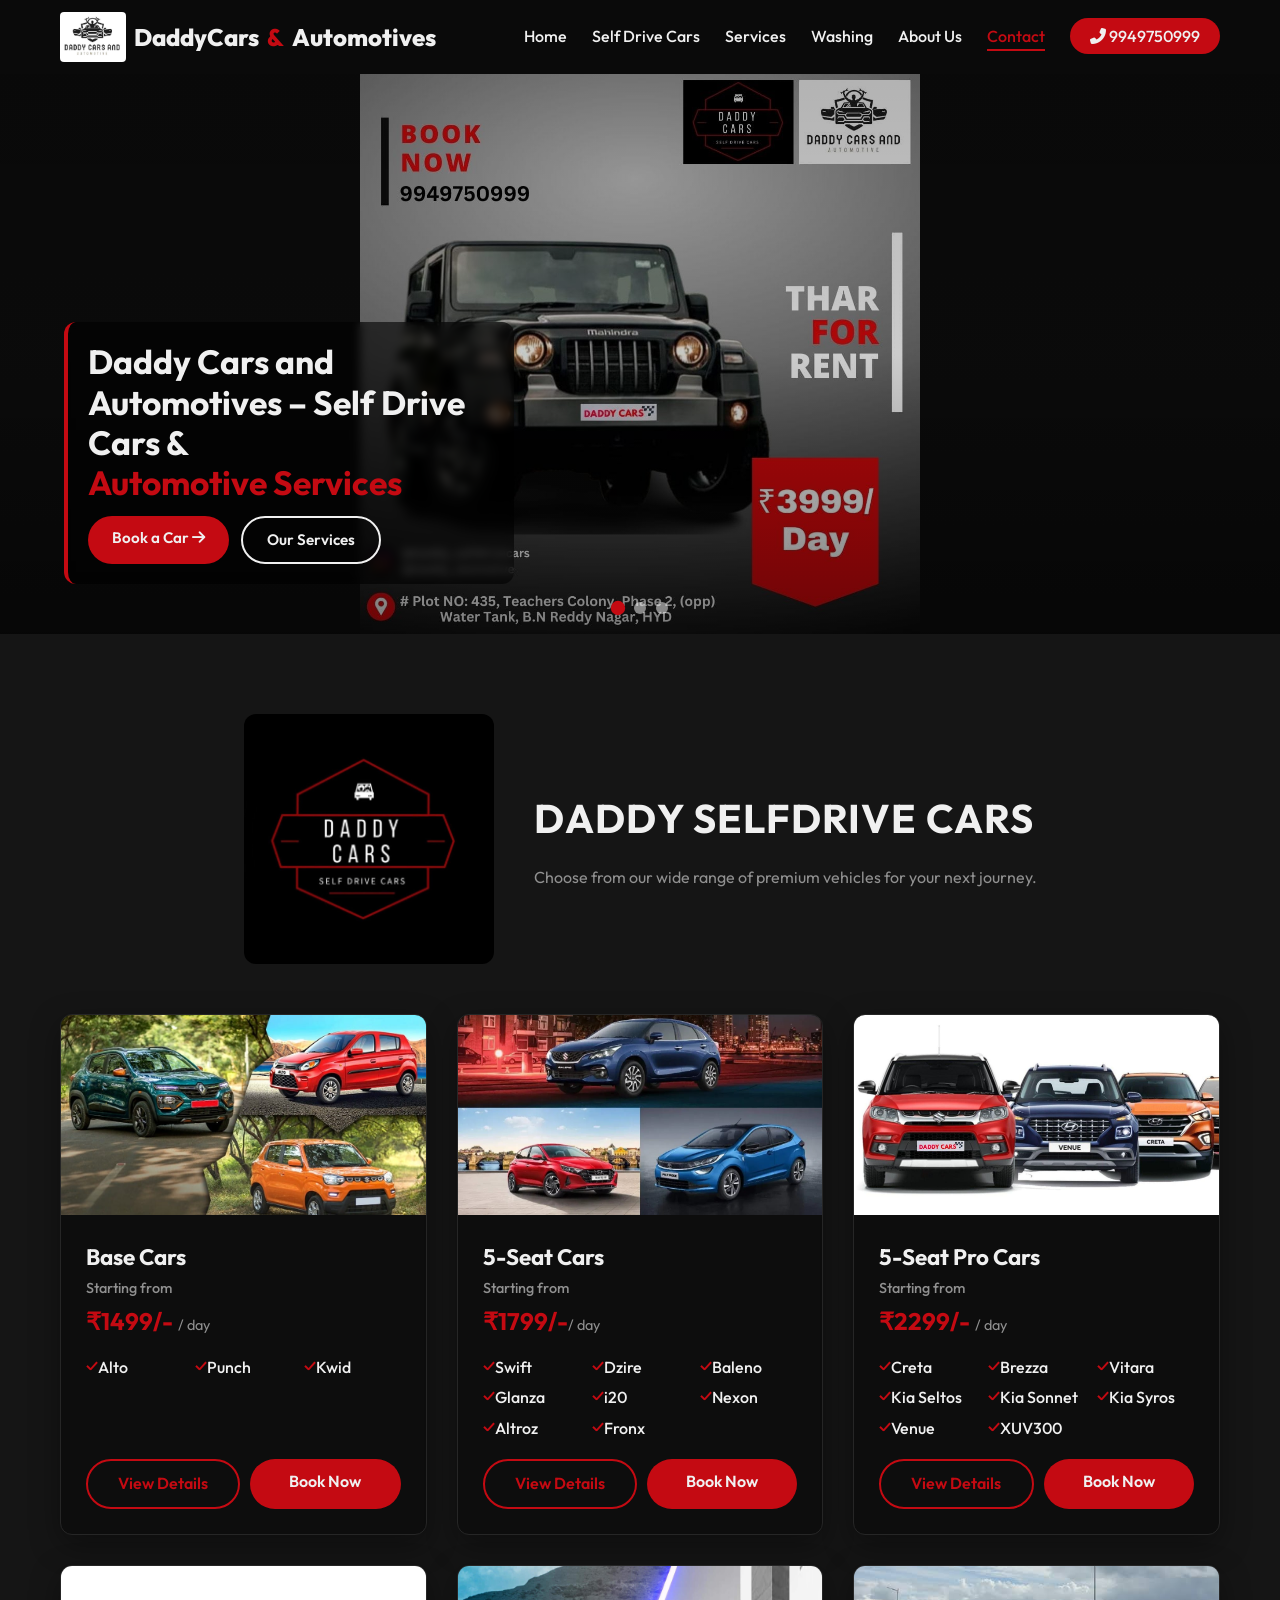
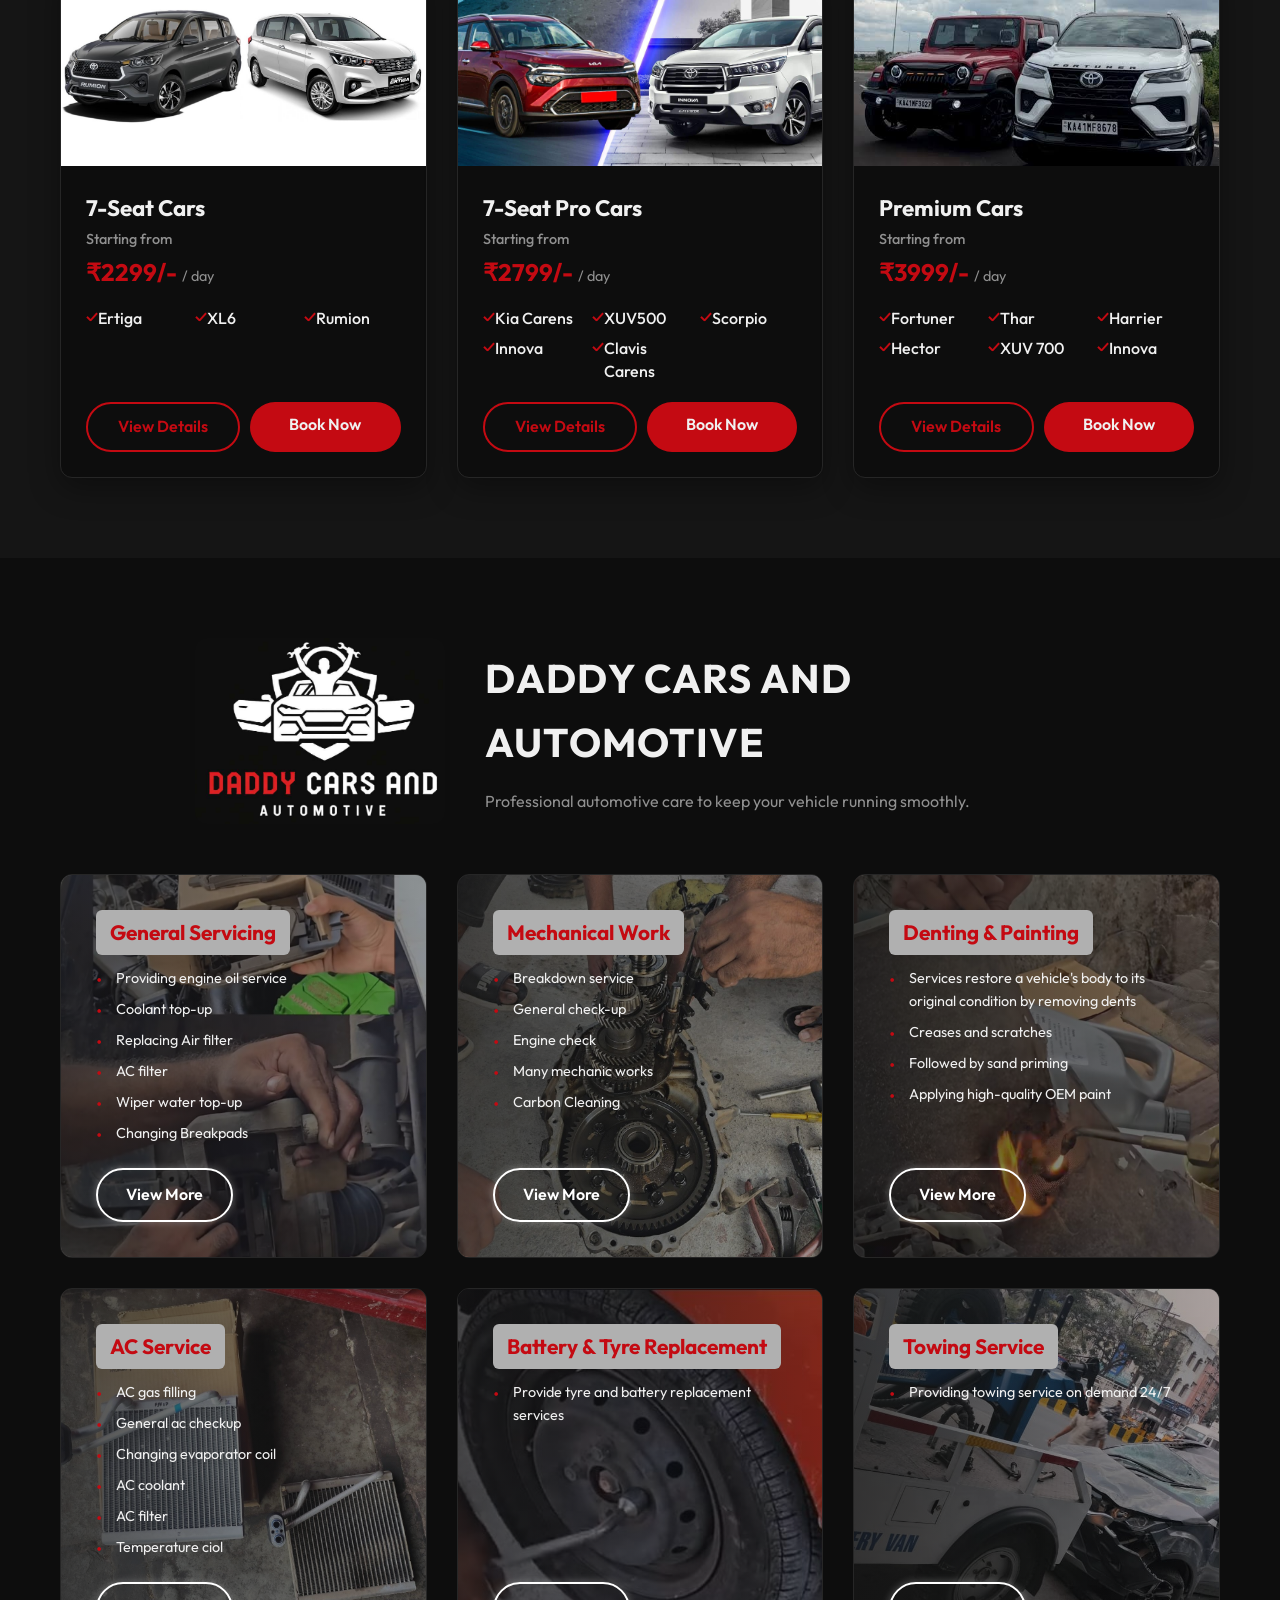
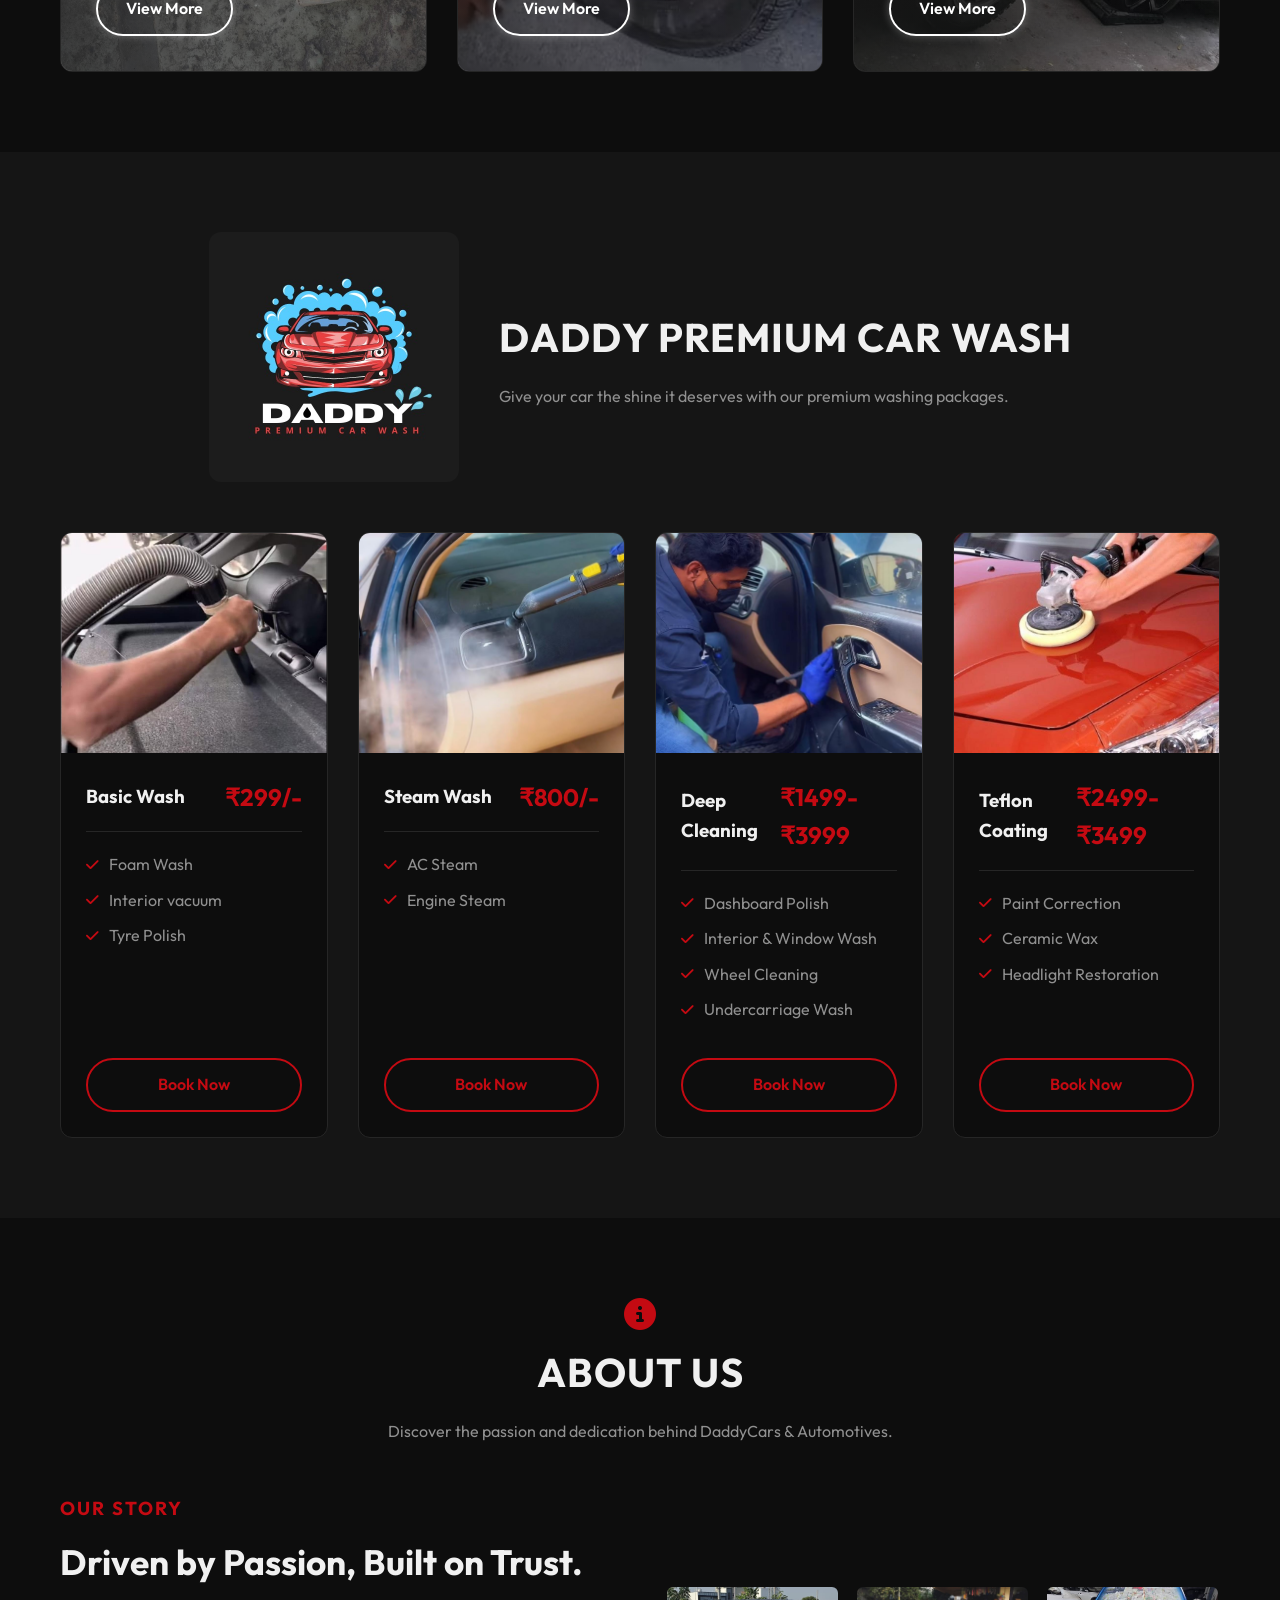
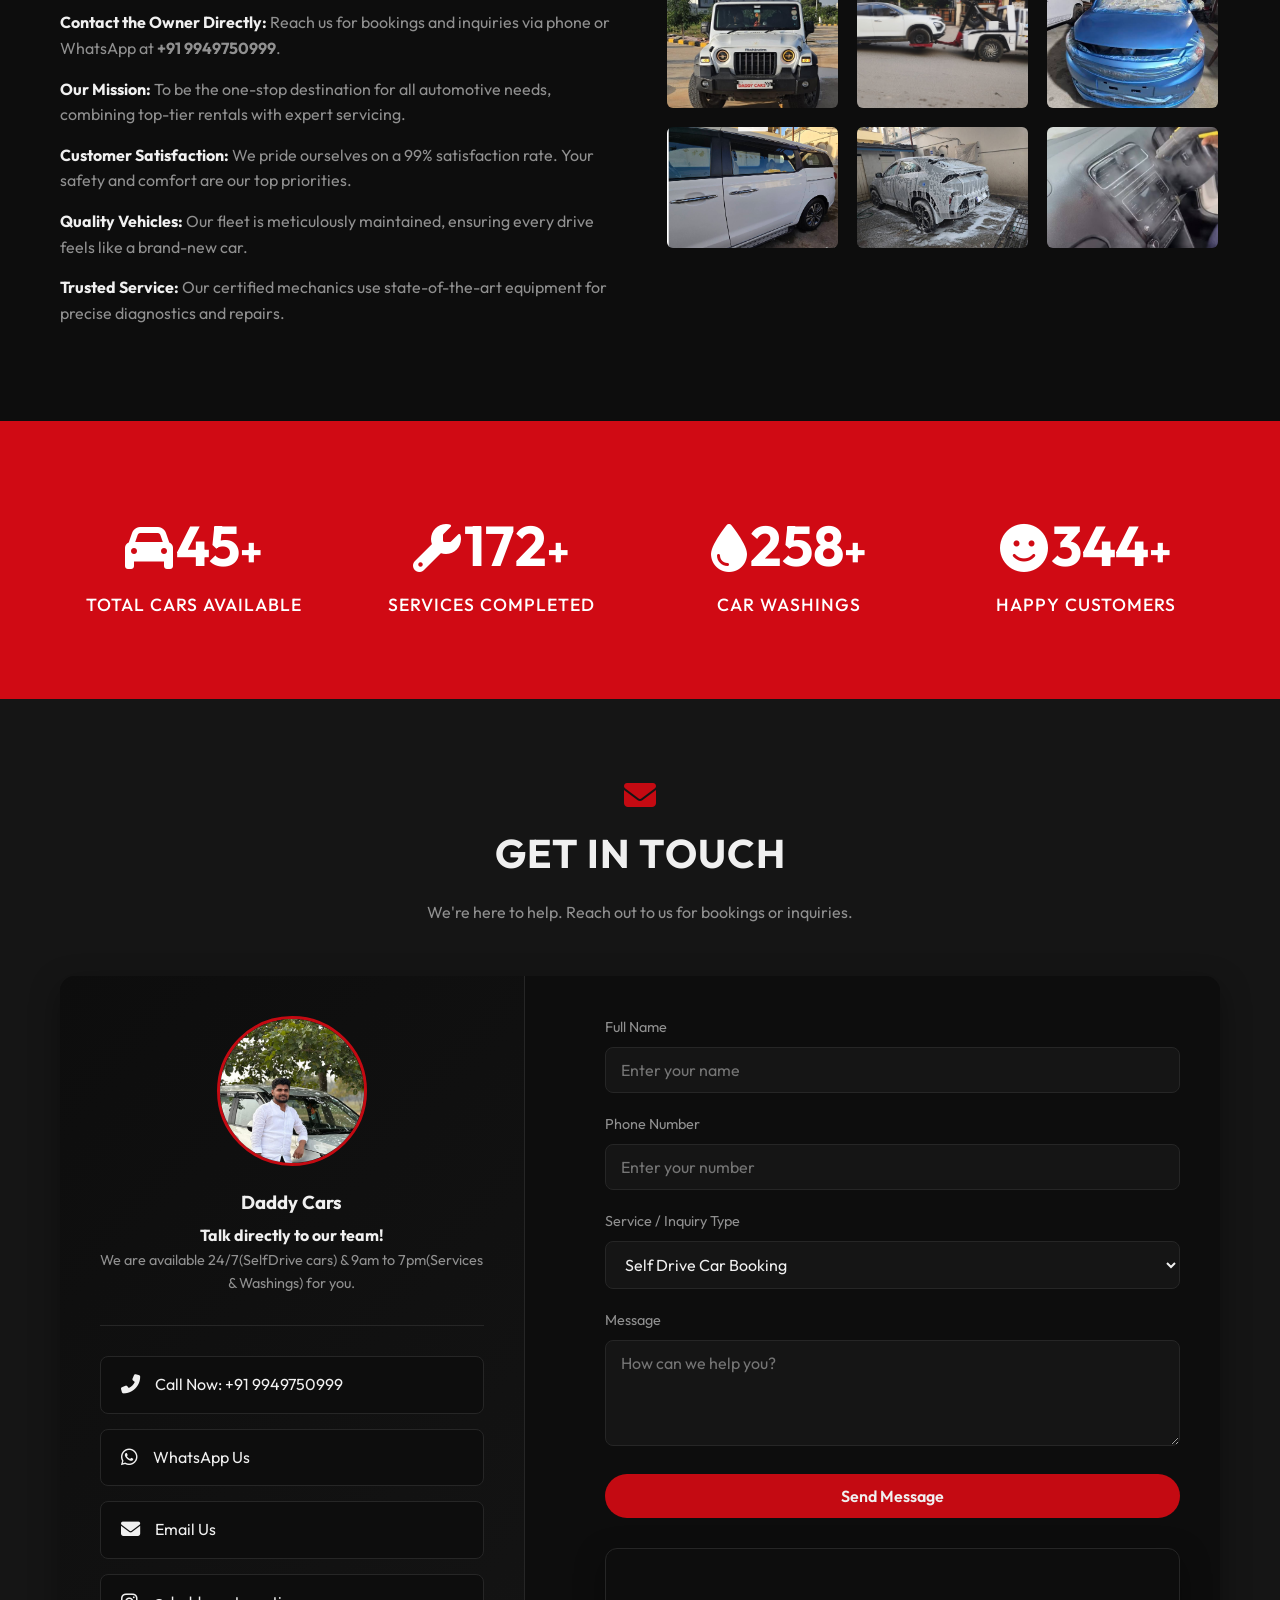
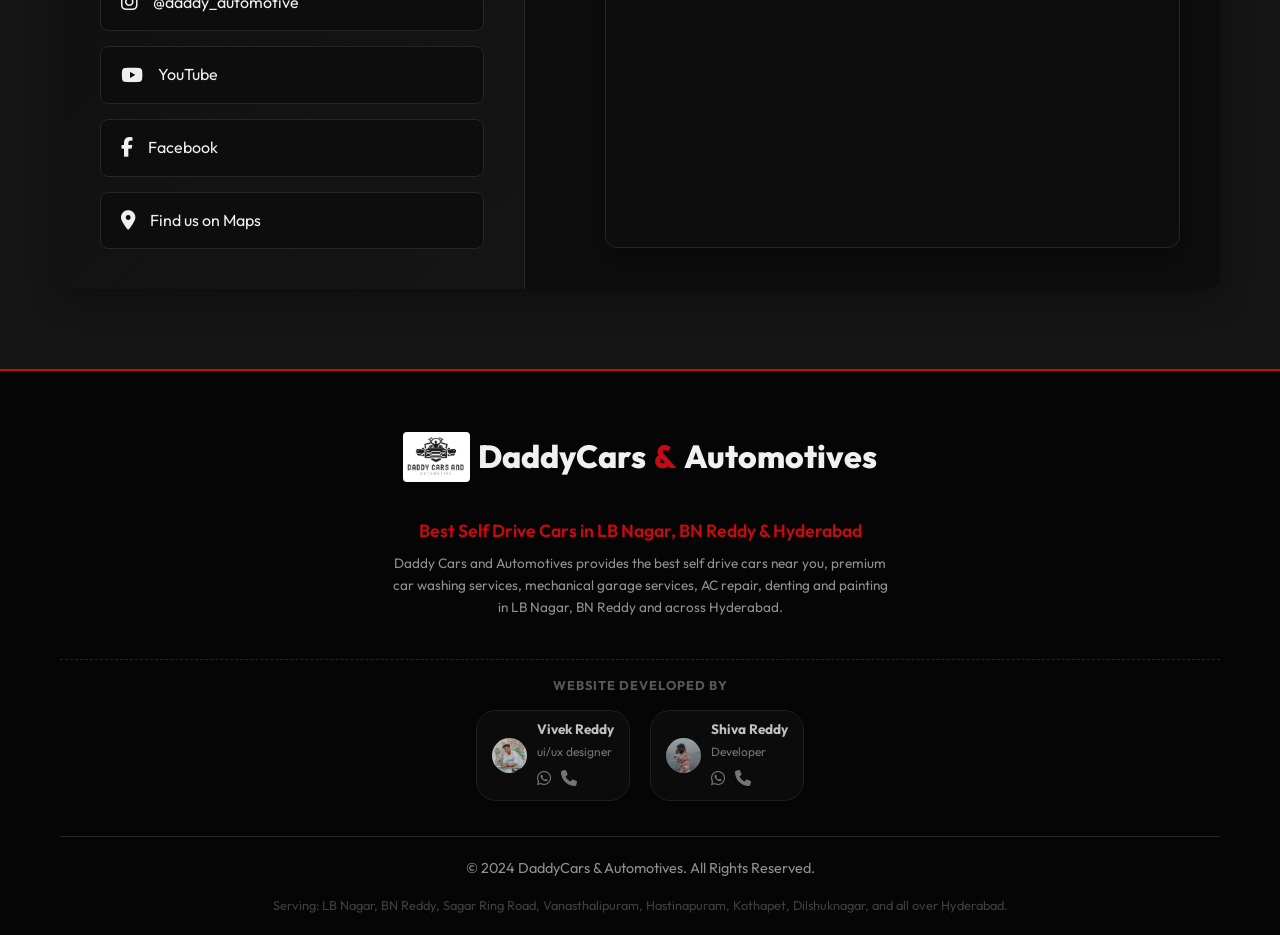
<file: index.html>
<!DOCTYPE html>
<html lang="en">

<head>
    <meta charset="UTF-8">
    <meta name="viewport" content="width=device-width, initial-scale=1.0">
    <link rel="icon" type="image/x-icon" href="/favicon.ico">

    <!-- SEO Title -->
    <title>Daddy Cars and Automotives | Self Drive Cars | Car Services Hyderabad</title>

    <!-- SEO Description -->
    <meta name="description"
        content="Daddy Cars and Automotives provides premium self drive cars near you, automotive services, car washing, and vehicle repair services in LB Nagar and BN Reddy, Hyderabad. Book self drive cars easily.">

    <!-- SEO Keywords -->
    <meta name="keywords"
        content="Self Drive Cars near me, Car wash near me, daddy cars, daddycars, daddy self drive cars, daddy selfdrive cars, daddy cars and automotives, daddy car wash, Self Drive Cars in LB Nagar, Car Wash in LB Nagar, Self Drive Cars, Car washing centers, Car Mechanical garrage, AC service shop, Car Denting and Painting, self drive cars in BN Reddy, carwash, premium car washing centers, Mechanical Garrage, Daddy Cars Hyderabad">

    <!-- Author -->
    <meta name="author" content="Daddy Cars and Automotives">

    <!-- Canonical URL -->
    <link rel="canonical" href="https://daddycars.in">

    <!-- Open Graph (for Google / social preview) -->
    <meta property="og:title" content="Daddy Cars and Automotives">
    <meta property="og:description" content="Premium self drive cars and automotive services in Hyderabad.">
    <meta property="og:url" content="https://daddycars.in">
    <meta property="og:type" content="website">

    <!-- Robots -->
    <meta name="robots" content="index, follow">

    <link rel="stylesheet" href="style.css">

    <!-- FontAwesome -->
    <link href="https://cdnjs.cloudflare.com/ajax/libs/font-awesome/6.4.0/css/all.min.css" rel="stylesheet">

    <!-- Google Fonts -->
    <link href="https://fonts.googleapis.com/css2?family=Outfit:wght@300;400;500;600;700;800&display=swap"
        rel="stylesheet">
    <script type="application/ld+json">
{
  "@context": "https://schema.org",
  "@type": "AutoRepair",
  "name": "Daddy Cars and Automotives",
  "url": "https://daddycars.in",
  "telephone": "+91 9949750999",
  "address": {
    "@type": "PostalAddress",
    "streetAddress": "LB Nagar / BN Reddy",
    "addressLocality": "Hyderabad",
    "addressRegion": "Telangana",
    "postalCode": "500074",
    "addressCountry": "India"
  },
  "geo": {
    "@type": "GeoCoordinates",
    "latitude": "17.3457",
    "longitude": "78.5522"
  },
  "hasOfferCatalog": {
    "@type": "OfferCatalog",
    "name": "Automotive Services",
    "itemListElement": [
      {
        "@type": "Offer",
        "itemOffered": {
          "@type": "Service",
          "name": "Self Drive Cars near me"
        }
      },
      {
        "@type": "Offer",
        "itemOffered": {
          "@type": "Service",
          "name": "Car wash near me"
        }
      },
      {
        "@type": "Offer",
        "itemOffered": {
          "@type": "Service",
          "name": "Car Mechanical garrage"
        }
      }
    ]
  },
  "areaServed": ["LB Nagar", "BN Reddy", "Hyderabad"],
  "sameAs": [
    "https://instagram.com/daddy_automotive",
    "https://www.youtube.com/@daddyautomotive",
    "https://facebook.com/profile.php?id=61581031320705"
  ]
}
</script>
</head>

<body>

    <!-- ==================== NAVBAR ==================== -->
    <nav id="navbar">
        <div class="nav-container">
            <a href="#home" class="logo">
                <img src="logos/daddycars-logo-lb-nagar.jpeg"
                    alt="Daddy Cars and Automotives - Best Self Drive Cars in LB Nagar Hyderabad"> DaddyCars<span
                    class="highlight">&</span>Automotives
            </a>
            <div class="hamburger" id="hamburger">
                <div class="bar"></div>
                <div class="bar"></div>
                <div class="bar"></div>
            </div>
            <ul class="nav-menu" id="nav-menu">
                <li><a href="#home" class="nav-link">Home</a></li>
                <li><a href="#self-drive" class="nav-link">Self Drive Cars</a></li>
                <li><a href="#services" class="nav-link">Services</a></li>
                <li><a href="#washing" class="nav-link">Washing</a></li>
                <li><a href="#about" class="nav-link">About Us</a></li>
                <li><a href="#contact" class="nav-link">Contact</a></li>
                <li><a href="tel:+919949750999" class="nav-link btn-contact"><i class="fas fa-phone-alt"></i>
                        9949750999</a></li>
            </ul>
        </div>
    </nav>

    <!-- ==================== HERO SECTION ==================== -->
    <header id="home" class="hero">
        <div class="hero-slider">
            <!-- Background Images handled in CSS -->
            <div class="slide slide-1 active"></div>
            <div class="slide slide-2"></div>
            <div class="slide slide-3"></div>
            <!-- Clone for infinite loop -->
            <div class="slide slide-1 clone"></div>
        </div>
        <div class="hero-overlay"></div>
        <div class="hero-content">
            <!-- Hidden SEO Keyword Section - Hero Content -->
            <div class="visually-hidden">
                <h2>Keywords for Daddy Cars and Automotives</h2>
                <ul>
                    <li>Self Drive Cars near me</li>
                    <li>Car wash near me</li>
                    <li>daddy cars</li>
                    <li>daddycars</li>
                    <li>daddy self drive cars</li>
                    <li>daddy selfdrive cars</li>
                    <li>daddy cars and automotives</li>
                    <li>daddy car wash</li>
                    <li>Self Drive Cars in LB Nagar</li>
                    <li>Car Wash in LB Nagar</li>
                    <li>Self Drive Cars</li>
                    <li>Car washing centers</li>
                    <li>Car Mechanical garrage</li>
                    <li>AC service shop</li>
                    <li>Car Denting and Painting</li>
                    <li>self drive cars in BN Reddy</li>
                    <li>carwash</li>
                    <li>premium car washing centers</li>
                    <li>Mechanical Garrage</li>
                </ul>
            </div>
            <h1>Daddy Cars and Automotives – Self Drive Cars & <br>
                <span class="highlight">Automotive Services</span>
            </h1>

            <ul class="hero-list visually-hidden">
                <li><i class="fas fa-check-circle highlight"></i> Premium Self Drive Cars</li>
                <li><i class="fas fa-check-circle highlight"></i> 24/7 Roadside Assistance</li>
                <li><i class="fas fa-check-circle highlight"></i> Professional Car Servicing</li>
                <li><i class="fas fa-check-circle highlight"></i> Instant Booking & Easy Process</li>
            </ul>

            <div class="hero-buttons">
                <a href="#self-drive" class="btn btn-primary">Book a Car <i class="fas fa-arrow-right"></i></a>
                <a href="#services" class="btn btn-secondary">Our Services</a>
            </div>
        </div>

        <!-- Slider Navigation Dots -->
        <div class="slider-nav">
            <div class="slider-dot active" data-slide="0"></div>
            <div class="slider-dot" data-slide="1"></div>
            <div class="slider-dot" data-slide="2"></div>
        </div>

    </header>

    <!-- ==================== SELF DRIVE CARS ==================== -->
    <section id="self-drive" class="section">
        <div class="container">
            <div class="section-title title-with-logo">
                <img src="logos/selfdrive_logo.jpeg" alt="Daddy Self Drive Cars and Automotives Service Logo"
                    class="section-logo highlight">
                <div class="title-text">
                    <h2>Daddy Selfdrive Cars</h2>
                    <p>Choose from our wide range of premium vehicles for your next journey.</p>
                </div>
            </div>

            <div class="grid cards-container">
                <!-- Car Card 1 -->
                <div class="card clickable-card" data-category="base">
                    <div class="card-img-wrapper">
                        <!-- Placeholder Image -->
                        <img src="selfdrive/base_main.jpeg" alt="Base Car - Self Drive Cars near me">
                    </div>
                    <div class="card-content">
                        <h3>Base Cars</h3>
                        <p class="starting-from">Starting from</p>
                        <p class="price">₹1499/- <span class="per-day">/ day</span></p>
                        <ul class="car-list">
                            <li>Alto</li>
                            <li>Punch</li>
                            <li>Kwid</li>
                        </ul>
                        <div class="card-buttons">
                            <a href="self-drive-details.html#category-base" class="btn btn-outline">View Details</a>
                            <a href="#contact" class="btn btn-primary">Book<span class="mobile-hide"> Now</span></a>
                        </div>
                    </div>
                </div>

                <!-- Car Card 2 -->
                <div class="card clickable-card" data-category="5-seat">
                    <div class="card-img-wrapper">
                        <img src="selfdrive/5-seat-cars-lb-nagar.jpeg"
                            alt="5-Seat Hatchback - Daddy Self Drive Cars in LB Nagar">
                    </div>
                    <div class="card-content">
                        <h3>5-Seat Cars</h3>
                        <p class="starting-from">Starting from</p>
                        <p class="price">₹1799/-<span class="per-day">/ day</span></p>
                        <ul class="car-list">
                            <li>Swift</li>
                            <li>Dzire</li>
                            <li>Baleno</li>
                            <li>Glanza</li>
                            <li>i20</li>
                            <li>Nexon</li>
                            <li>Altroz</li>
                            <li>Fronx</li>
                        </ul>
                        <div class="card-buttons">
                            <a href="self-drive-details.html#category-5-seat" class="btn btn-outline">View
                                Details</a>
                            <a href="#contact" class="btn btn-primary">Book<span class="mobile-hide"> Now</span></a>
                        </div>
                    </div>
                </div>

                <!-- Car Card 3 -->
                <div class="card clickable-card" data-category="5-seat-pro">
                    <div class="card-img-wrapper">
                        <img src="selfdrive/luxury-self-drive-cars-hyderabad.jpeg"
                            alt="Luxury Self Drive Cars Hyderabad - 5-Seat Pro">
                    </div>
                    <div class="card-content">
                        <h3>5-Seat Pro Cars</h3>
                        <p class="starting-from">Starting from</p>
                        <p class="price">₹2299/- <span class="per-day">/ day</span></p>
                        <ul class="car-list">
                            <li>Creta</li>
                            <li>Brezza</li>
                            <li>Vitara</li>
                            <li><span class="mobile-hide-branding">Kia </span>Seltos</li>
                            <li><span class="mobile-hide-branding">Kia </span>Sonnet</li>
                            <li><span class="mobile-hide-branding">Kia </span>Syros</li>
                            <li>Venue</li>
                            <li>XUV300</li>
                        </ul>
                        <div class="card-buttons">
                            <a href="self-drive-details.html#category-5-seat-pro" class="btn btn-outline">View
                                Details</a>
                            <a href="#contact" class="btn btn-primary">Book<span class="mobile-hide"> Now</span></a>
                        </div>
                    </div>
                </div>

                <!-- Car Card 4 -->
                <div class="card clickable-card" data-category="7-seat">
                    <div class="card-img-wrapper">
                        <img src="selfdrive/7-seat-self-drive-lb-nagar.jpeg"
                            alt="7-Seat Self Drive Cars in LB Nagar Hyderabad">
                    </div>
                    <div class="card-content">
                        <h3>7-Seat Cars</h3>
                        <p class="starting-from">Starting from</p>
                        <p class="price">₹2299/- <span class="per-day">/ day</span></p>
                        <ul class="car-list">
                            <li>Ertiga</li>
                            <li>XL6</li>
                            <li>Rumion</li>
                        </ul>
                        <div class="card-buttons">
                            <a href="self-drive-details.html#category-7-seat" class="btn btn-outline">View
                                Details</a>
                            <a href="#contact" class="btn btn-primary">Book<span class="mobile-hide"> Now</span></a>
                        </div>
                    </div>
                </div>

                <!-- Car Card 5 -->
                <div class="card clickable-card" data-category="7-seat-pro">
                    <div class="card-img-wrapper">
                        <img src="selfdrive/premium-9-seat-car-rental.jpeg" alt="Premium 7-9 Seat Car Rental Hyderabad">
                    </div>
                    <div class="card-content">
                        <h3>7-Seat Pro Cars</h3>
                        <p class="starting-from">Starting from</p>
                        <p class="price">₹2799/- <span class="per-day">/ day</span></p>
                        <ul class="car-list">

                            <li><span class="mobile-hide-branding">Kia </span>Carens</li>
                            <li>XUV500</li>
                            <li>Scorpio</li>
                            <li>Innova</li>
                            <li>Clavis Carens</li>
                        </ul>
                        <div class="card-buttons">
                            <a href="self-drive-details.html#category-7-seat-pro" class="btn btn-outline">View
                                Details</a>
                            <a href="#contact" class="btn btn-primary">Book<span class="mobile-hide"> Now</span></a>
                        </div>
                    </div>
                </div>

                <!-- Car Card 6 -->
                <div class="card clickable-card" data-category="premium">
                    <div class="card-img-wrapper">
                        <img src="selfdrive/premium-self-drive-hyderabad.jpeg"
                            alt="Premium Self Drive Cars - Audi, BMW, Mercedes in Hyderabad">
                    </div>
                    <div class="card-content">
                        <h3>Premium Cars</h3>
                        <p class="starting-from">Starting from</p>
                        <p class="price">₹3999/- <span class="per-day">/ day</span></p>
                        <ul class="car-list">
                            <li>Fortuner</li>
                            <li>Thar</li>

                            <li>Harrier</li>
                            <li>Hector</li>
                            <li>XUV 700</li>
                            <li>Innova</li>
                        </ul>
                        <div class="card-buttons">
                            <a href="self-drive-details.html#category-premium" class="btn btn-outline">View
                                Details</a>
                            <a href="#contact" class="btn btn-primary">Book<span class="mobile-hide"> Now</span></a>
                        </div>
                    </div>
                </div>
            </div>
        </div>
    </section>

    <!-- ==================== OUR SERVICES ==================== -->
    <section id="services" class="section bg-dark">
        <div class="container">
            <div class="section-title title-with-logo">
                <img src="logos/services_logo.png" alt="Daddy Automotives - Car Mechanical Garage AC service shop"
                    class="section-logo highlight">
                <div class="title-text">
                    <h2>Daddy Cars And Automotive</h2>
                    <p>Professional automotive care to keep your vehicle running smoothly.</p>
                </div>
            </div>

            <div class="grid services-grid">
                <!-- Service 1 -->
                <div class="service-card">
                    <!-- Background Slider Layer -->
                    <div class="service-bg-slider">
                        <img src="service/general1.jpeg" alt="General Servicing">
                        <img src="service/general2.jpeg" alt="General Servicing">
                        <img src="service/general3.jpeg" alt="General Servicing">
                    </div>
                    <!-- Overlay Layer for Text Readability -->
                    <div class="service-overlay"></div>

                    <!-- Foreground Text Layer -->
                    <div class="service-text">
                        <h3>General Servicing</h3>

                        <ul class="service-info-list">
                            <li>Providing engine oil service</li>
                            <li>Coolant top-up</li>
                            <li>Replacing Air filter</li>
                            <li>AC filter</li>
                            <li>Wiper water top-up</li>
                            <li>Changing Breakpads</li>
                        </ul>
                        <a href="#contact" class="btn btn-bright-outline"
                            style="align-self: flex-start; margin-top: auto;">View More</a>
                    </div>
                </div>

                <!-- Service 2 -->
                <div class="service-card">
                    <!-- Background Slider Layer -->
                    <div class="service-bg-slider">
                        <img src="service/mechanic1.jpeg" alt="Mechanical Work">
                        <img src="service/mechanic2.jpeg" alt="Mechanical Work">
                        <img src="service/mechanic3.jpeg" alt="Mechanical Work">
                    </div>
                    <!-- Overlay Layer for Text Readability -->
                    <div class="service-overlay"></div>

                    <div class="service-text">
                        <h3>Mechanical Work</h3>
                        <ul class="service-info-list">
                            <li>Breakdown service</li>
                            <li>General check-up</li>
                            <li>Engine check</li>
                            <li>Many mechanic works</li>
                            <li>Carbon Cleaning</li>
                        </ul>
                        <a href="#contact" class="btn btn-bright-outline"
                            style="align-self: flex-start; margin-top: auto;">View More</a>
                    </div>
                </div>

                <!-- Service 3 -->
                <div class="service-card">
                    <!-- Background Slider Layer -->
                    <div class="service-bg-slider">
                        <img src="service/denting2.jpeg" alt="Denting & Painting">
                        <img src="service/denting3.jpeg" alt="Denting & Painting">
                        <img src="service/denting4.jpeg" alt="Denting & Painting">
                        <img src="service/denting5.jpeg" alt="Denting & Painting">
                    </div>
                    <!-- Overlay Layer for Text Readability -->
                    <div class="service-overlay"></div>

                    <div class="service-text">
                        <h3>Denting & Painting</h3>
                        <ul class="service-info-list">
                            <li>Services restore a vehicle's body to its original condition by removing dents</li>
                            <li>Creases and scratches</li>
                            <li>Followed by sand priming</li>
                            <li>Applying high-quality OEM paint</li>
                        </ul>
                        <a href="#contact" class="btn btn-bright-outline"
                            style="align-self: flex-start; margin-top: auto;">View More</a>
                    </div>
                </div>

                <!-- Service 4 -->
                <div class="service-card">
                    <!-- Background Slider Layer -->
                    <div class="service-bg-slider">
                        <img src="service/ac1.jpeg" alt="AC Service">
                        <img src="service/ac2.jpeg" alt="AC Service">
                        <img src="service/ac3.jpeg" alt="AC Service">
                    </div>
                    <!-- Overlay Layer for Text Readability -->
                    <div class="service-overlay"></div>

                    <div class="service-text">
                        <h3>AC Service</h3>
                        <ul class="service-info-list">
                            <li>AC gas filling</li>
                            <li>General ac checkup</li>
                            <li>Changing evaporator coil</li>
                            <li>AC coolant</li>
                            <li>AC filter</li>
                            <li>Temperature ciol</li>
                        </ul>
                        <a href="#contact" class="btn btn-bright-outline"
                            style="align-self: flex-start; margin-top: auto;">View More</a>
                    </div>
                </div>

                <!-- Service 5 -->
                <div class="service-card">
                    <!-- Background Slider Layer -->
                    <div class="service-bg-slider">
                        <img src="service/battery1.jpeg" alt="Battery & Tyre">
                        <img src="service/battery2.jpeg" alt="Battery & Tyre">
                        <img src="service/battery3.jpeg" alt="Battery & Tyre">
                    </div>
                    <!-- Overlay Layer for Text Readability -->
                    <div class="service-overlay"></div>

                    <div class="service-text">
                        <h3>Battery & Tyre Replacement</h3>
                        <ul class="service-info-list">
                            <li>Provide tyre and battery replacement services</li>
                        </ul>
                        <a href="#contact" class="btn btn-bright-outline"
                            style="align-self: flex-start; margin-top: auto;">View More</a>
                    </div>
                </div>

                <!-- Service 6 -->
                <div class="service-card">
                    <!-- Background Slider Layer -->
                    <div class="service-bg-slider">
                        <img src="service/road_assistence1.jpeg" alt="Roadside Assistance">
                        <img src="service/road_assistence2.jpeg" alt="Roadside Assistance">
                        <img src="service/road_assistence1.jpeg" alt="Roadside Assistance">
                    </div>
                    <!-- Overlay Layer for Text Readability -->
                    <div class="service-overlay"></div>

                    <div class="service-text">
                        <h3>Towing Service</h3>
                        <ul class="service-info-list">
                            <li>Providing towing service on demand 24/7</li>
                        </ul>
                        <a href="#contact" class="btn btn-bright-outline"
                            style="align-self: flex-start; margin-top: auto;">View More</a>
                    </div>
                </div>
            </div>
        </div>
    </section>

    <!-- ==================== CAR WASHING ==================== -->
    <section id="washing" class="section">
        <div class="container">
            <div class="section-title title-with-logo">
                <img src="logos/washing_logo.jpeg" alt="Daddy Car Wash - Premium Car Washing Centers in BN Reddy"
                    class="section-logo highlight">
                <div class="title-text">
                    <h2>Daddy Premium Car Wash</h2>
                    <p>Give your car the shine it deserves with our premium washing packages.</p>
                </div>
            </div>

            <div class="grid washing-grid">
                <!-- Washing Card 1 -->
                <div class="wash-card">
                    <div class="wash-slider-container">
                        <div class="wash-slider">
                            <img src="washing/basewash_1.jpeg" alt="Basic Wash">
                            <img src="washing/basewash_2.jpeg" alt="Basic Wash">
                            <img src="washing/basewash_3.jpeg" alt="Basic Wash">
                            <img src="washing/basewash_4.jpeg" alt="Basic Wash">
                        </div>
                    </div>
                    <div class="wash-content">
                        <div class="wash-header">
                            <h3>Basic Wash</h3>
                            <span class="wash-price">₹299/-</span>
                        </div>
                        <ul class="wash-features">
                            <li><i class="fas fa-check"></i> Foam Wash</li>
                            <li><i class="fas fa-check"></i> Interior vacuum</li>
                            <li><i class="fas fa-check"></i> Tyre Polish</li>
                        </ul>
                        <a href="#contact" class="btn btn-outline w-100"
                            style="display: inline-block; text-align: center; box-sizing: border-box;">Book Now</a>
                    </div>
                </div>

                <!-- Washing Card 2 -->
                <div class="wash-card">
                    <div class="wash-slider-container">
                        <div class="wash-slider">
                            <img src="washing/steamwash.jpeg" alt="Steam Wash">
                            <img src="washing/steamwash2.jpeg" alt="Steam Wash">
                            <img src="washing/steamwash3.jpeg" alt="Steam Wash">
                        </div>
                    </div>
                    <div class="wash-content">
                        <div class="wash-header">
                            <h3>Steam Wash</h3>
                            <span class="wash-price">₹800/-</span>
                        </div>
                        <ul class="wash-features">
                            <li><i class="fas fa-check"></i> AC Steam</li>
                            <li><i class="fas fa-check"></i> Engine Steam</li>
                        </ul>
                        <a href="#contact" class="btn btn-outline w-100"
                            style="display: inline-block; text-align: center; box-sizing: border-box;">Book Now</a>
                    </div>
                </div>

                <!-- Washing Card 3 -->
                <div class="wash-card">
                    <div class="wash-slider-container">
                        <div class="wash-slider">
                            <img src="washing/deepcleaning.jpeg" alt="Deep Cleaning">
                            <img src="washing/deepcleaning2.jpeg" alt="Deep Cleaning">
                            <img src="washing/deepcleaning3.jpeg" alt="Deep Cleaning">
                        </div>
                    </div>
                    <div class="wash-content">
                        <div class="wash-header">
                            <h3>Deep Cleaning</h3>
                            <span class="wash-price">₹1499-₹3999</span>
                        </div>
                        <ul class="wash-features">
                            <li><i class="fas fa-check"></i>Dashboard Polish </li>
                            <li><i class="fas fa-check"></i> Interior & Window Wash </li>
                            <li><i class="fas fa-check"></i>Wheel Cleaning</li>
                            <li><i class="fas fa-check"></i>Undercarriage Wash</li>

                        </ul>
                        <a href="#contact" class="btn btn-outline w-100"
                            style="display: inline-block; text-align: center; box-sizing: border-box;">Book Now</a>
                    </div>
                </div>

                <!-- Washing Card 4 -->
                <div class="wash-card">
                    <div class="wash-slider-container">
                        <div class="wash-slider">
                            <img src="washing/teflon1.jpeg" alt="Teflon Coating">
                            <img src="washing/teflon2.jpeg" alt="Teflon Coating">
                            <img src="washing/teflon3.jpeg" alt="Teflon Coating">
                        </div>
                    </div>
                    <div class="wash-content">
                        <div class="wash-header">
                            <h3>Teflon Coating</h3>
                            <span class="wash-price">₹2499-₹3499</span>
                        </div>
                        <ul class="wash-features">
                            <li><i class="fas fa-check"></i> Paint Correction</li>
                            <li><i class="fas fa-check"></i> Ceramic Wax</li>
                            <li><i class="fas fa-check"></i> Headlight Restoration</li>
                        </ul>
                        <a href="#contact" class="btn btn-outline w-100"
                            style="display: inline-block; text-align: center; box-sizing: border-box;">Book Now</a>
                    </div>
                </div>
            </div>
        </div>
    </section>

    <!-- ==================== ABOUT US ==================== -->
    <section id="about" class="section bg-dark">
        <div class="container">
            <div class="section-title">
                <i class="fas fa-info-circle highlight"></i>
                <h2>About Us</h2>
                <p>Discover the passion and dedication behind DaddyCars & Automotives.</p>
            </div>

            <!-- Subsection 2: Business Story -->
            <div class="about-flex row-reverse">
                <div class="about-gallery">
                    <!-- Service/Garage images -->
                    <img src="about_us/1.jpeg" alt="About Us 1">
                    <img src="about_us/2.jpeg" alt="About Us 2">
                    <img src="about_us/3.png" alt="About Us 3">
                    <img src="about_us/4.png" alt="About Us 4">
                    <img src="about_us/5.jpeg" alt="About Us 5">
                    <img src="about_us/6.jpeg" alt="About Us 6">
                </div>
                <div class="about-text">
                    <h3 class="highlight">Our Story</h3>
                    <h2>Driven by Passion, Built on Trust.</h2>
                    <p><strong>Contact the Owner Directly:</strong> Reach us for bookings and inquiries via phone or
                        WhatsApp at <b>+91 9949750999</b>.</p>
                    <p><strong>Our Mission:</strong> To be the one-stop destination for all automotive needs,
                        combining
                        top-tier rentals with expert servicing.</p>
                    <p><strong>Customer Satisfaction:</strong> We pride ourselves on a 99% satisfaction rate. Your
                        safety and comfort are our top priorities.</p>
                    <p><strong>Quality Vehicles:</strong> Our fleet is meticulously maintained, ensuring every drive
                        feels like a brand-new car.</p>
                    <p><strong>Trusted Service:</strong> Our certified mechanics use state-of-the-art equipment for
                        precise diagnostics and repairs.</p>
                </div>
            </div>
        </div>
    </section>

    <!-- ==================== BUSINESS STATS ==================== -->
    <section class="stats-section">
        <div class="stats-overlay"></div>
        <div class="container">
            <div class="stats-grid">
                <div class="stat-item">
                    <i class="fas fa-car"></i>
                    <h3 class="counter" data-target="45">0</h3><span>+</span>
                    <p>Total Cars Available</p>
                </div>
                <div class="stat-item">
                    <i class="fas fa-wrench"></i>
                    <h3 class="counter" data-target="250">0</h3><span>+</span>
                    <p>Services Completed</p>
                </div>
                <div class="stat-item">
                    <i class="fas fa-tint"></i>
                    <h3 class="counter" data-target="500">0</h3><span>+</span>
                    <p>Car Washings</p>
                </div>
                <div class="stat-item">
                    <i class="fas fa-smile"></i>
                    <h3 class="counter" data-target="800">0</h3><span>+</span>
                    <p>Happy Customers</p>
                </div>
            </div>
        </div>
    </section>

    <!-- ==================== CONTACT SECTION ==================== -->
    <section id="contact" class="section">
        <div class="container">
            <div class="section-title">
                <i class="fas fa-envelope highlight"></i>
                <h2>Get In Touch</h2>
                <p>We're here to help. Reach out to us for bookings or inquiries.</p>
            </div>

            <div class="contact-wrapper">
                <div class="contact-info">
                    <div class="contact-owner-card">
                        <img src="team/md.jpeg" alt="Managing Director" class="contact-avatar">
                        <h3>Daddy Cars</h3>
                        <h4>Talk directly to our team!</h4>
                        <p>We are available 24/7(SelfDrive cars) & 9am to 7pm(Services & Washings) for you.</p>
                    </div>

                    <div class="contact-links">
                        <a href="tel:+919949750999" class="contact-btn phone">
                            <i class="fas fa-phone-alt"></i> Call Now: +91 9949750999
                        </a>
                        <a href="https://wa.me/919949750999" target="_blank" class="contact-btn whatsapp">
                            <i class="fab fa-whatsapp"></i> WhatsApp Us
                        </a>
                        <a href="mailto:daddycars04@gmail.com" class="contact-btn email">
                            <i class="fas fa-envelope"></i> Email Us
                        </a>
                        <a href="https://instagram.com/daddy_automotive" target="_blank" class="contact-btn instagram">
                            <i class="fab fa-instagram"></i> @daddy_automotive
                        </a>
                        <a href="https://www.youtube.com/@daddyautomotive" target="_blank" class="contact-btn youtube">
                            <i class="fab fa-youtube"></i> YouTube
                        </a>
                        <a href="https://facebook.com/profile.php?id=61581031320705" target="_blank"
                            class="contact-btn facebook">
                            <i class="fab fa-facebook-f"></i> Facebook
                        </a>
                        <a href="https://maps.app.goo.gl/ZmGjhTNAXUXSgrBi6" target="_blank" class="contact-btn map">
                            <i class="fas fa-map-marker-alt"></i> Find us on Maps
                        </a>
                    </div>
                </div>

                <div class="contact-form-container">
                    <form class="contact-form">
                        <div class="form-group">
                            <label>Full Name</label>
                            <input type="text" id="contact-name" placeholder="Enter your name" required>
                        </div>
                        <div class="form-group">
                            <label>Phone Number</label>
                            <input type="tel" id="contact-phone" placeholder="Enter your number" required>
                        </div>
                        <div class="form-group">
                            <label>Service / Inquiry Type</label>
                            <select id="contact-service">
                                <option>Self Drive Car Booking</option>
                                <option>Car Servicing</option>
                                <option>Car Washing</option>
                                <option>Other Inquiry</option>
                            </select>
                        </div>
                        <div class="form-group">
                            <label>Message</label>
                            <textarea id="contact-msg" rows="4" placeholder="How can we help you?" required></textarea>
                        </div>
                        <button type="submit" class="btn btn-primary w-100">Send Message</button>
                    </form>

                    <!-- Google Map Embed below form - Clickable Link -->
                    <a href="https://maps.app.goo.gl/ZmGjhTNAXUXSgrBi6" target="_blank" class="map-link">
                        <div class="map-container">
                            <iframe
                                src="https://www.google.com/maps/embed?pb=!1m18!1m12!1m3!1d15228.694600277884!2d78.54143419782713!3d17.345842888241513!2m3!1f0!2f0!3f0!3m2!1i1024!2i768!4f13.1!3m3!1m2!1s0x3bcb99e8d47b744d%3A0xbd1e411397b9736e!2sDaddy%20Cars%20and%20Automotives!5e0!3m2!1sen!2sin!4v1711581000000!5m2!1sen!2sin"
                                allowfullscreen="" loading="lazy" referrerpolicy="no-referrer-when-downgrade">
                            </iframe>
                        </div>
                    </a>
                </div>
            </div>
        </div>
    </section>

    </main>

    <!-- ==================== FOOTER ==================== -->
    <footer class="footer">
        <div class="container">
            <div class="footer-top">
                <div class="footer-brand">
                    <a href="#home" class="logo">
                        <img src="logos/daddycars-logo-lb-nagar.jpeg"
                            alt="Daddy Cars and Automotives - Best Self Drive Cars in LB Nagar Hyderabad">
                        DaddyCars<span class="highlight">&</span>Automotives
                    </a>
                    <!-- SEO Content Section - Visible for SEO and User Clarity -->
                    <div class="footer-seo-content">
                        <h2>Best Self Drive Cars in LB Nagar, BN Reddy & Hyderabad</h2>
                        <p>
                            Daddy Cars and Automotives provides the best self drive cars near you,
                            premium car washing services, mechanical garage services, AC repair,
                            denting and painting in LB Nagar, BN Reddy and across Hyderabad.
                        </p>
                    </div>
                </div>
            </div>

            <div class="developer-section">
                <h3 class="dev-title">Website Developed By</h3>
                <div class="dev-cards">
                    <!-- Developer 1 -->
                    <div class="dev-card">
                        <img src="developers/vivek.png" alt="Vivek Reddy">
                        <div class="dev-info">
                            <h4>Vivek Reddy</h4>
                            <p>ui/ux designer</p>
                            <div class="dev-socials">
                                <a href="https://wa.me/918309568202" target="_blank" title="WhatsApp"><i
                                        class="fab fa-whatsapp"></i></a>
                                <a href="tel:+918309568202" title="Phone"><i class="fas fa-phone"></i></a>
                            </div>
                        </div>
                    </div>

                    <!-- Developer 2 -->
                    <div class="dev-card">
                        <img src="developers/shiva.jpeg" alt="Shiva Reddy">
                        <div class="dev-info">
                            <h4>Shiva Reddy</h4>
                            <p>Developer</p>
                            <div class="dev-socials">
                                <a href="https://wa.me/917842831838" target="_blank" title="WhatsApp"><i
                                        class="fab fa-whatsapp"></i></a>
                                <a href="tel:+917842831838" title="Phone"><i class="fas fa-phone"></i></a>
                            </div>
                        </div>
                    </div>
                </div>
            </div>

            <div class="footer-bottom">
                <p>&copy; 2024 DaddyCars & Automotives. All Rights Reserved.</p>
                <div class="service-areas" style="margin-top: 15px; font-size: 0.8rem; color: #666; opacity: 0.6;">
                    Serving: LB Nagar, BN Reddy, Sagar Ring Road, Vanasthalipuram, Hastinapuram, Kothapet, Dilshuknagar,
                    and all over Hyderabad.
                </div>
            </div>
        </div>
    </footer>



    <!-- Custom Script -->
    <script src="script.js"></script>
</body>

</html>
</file>
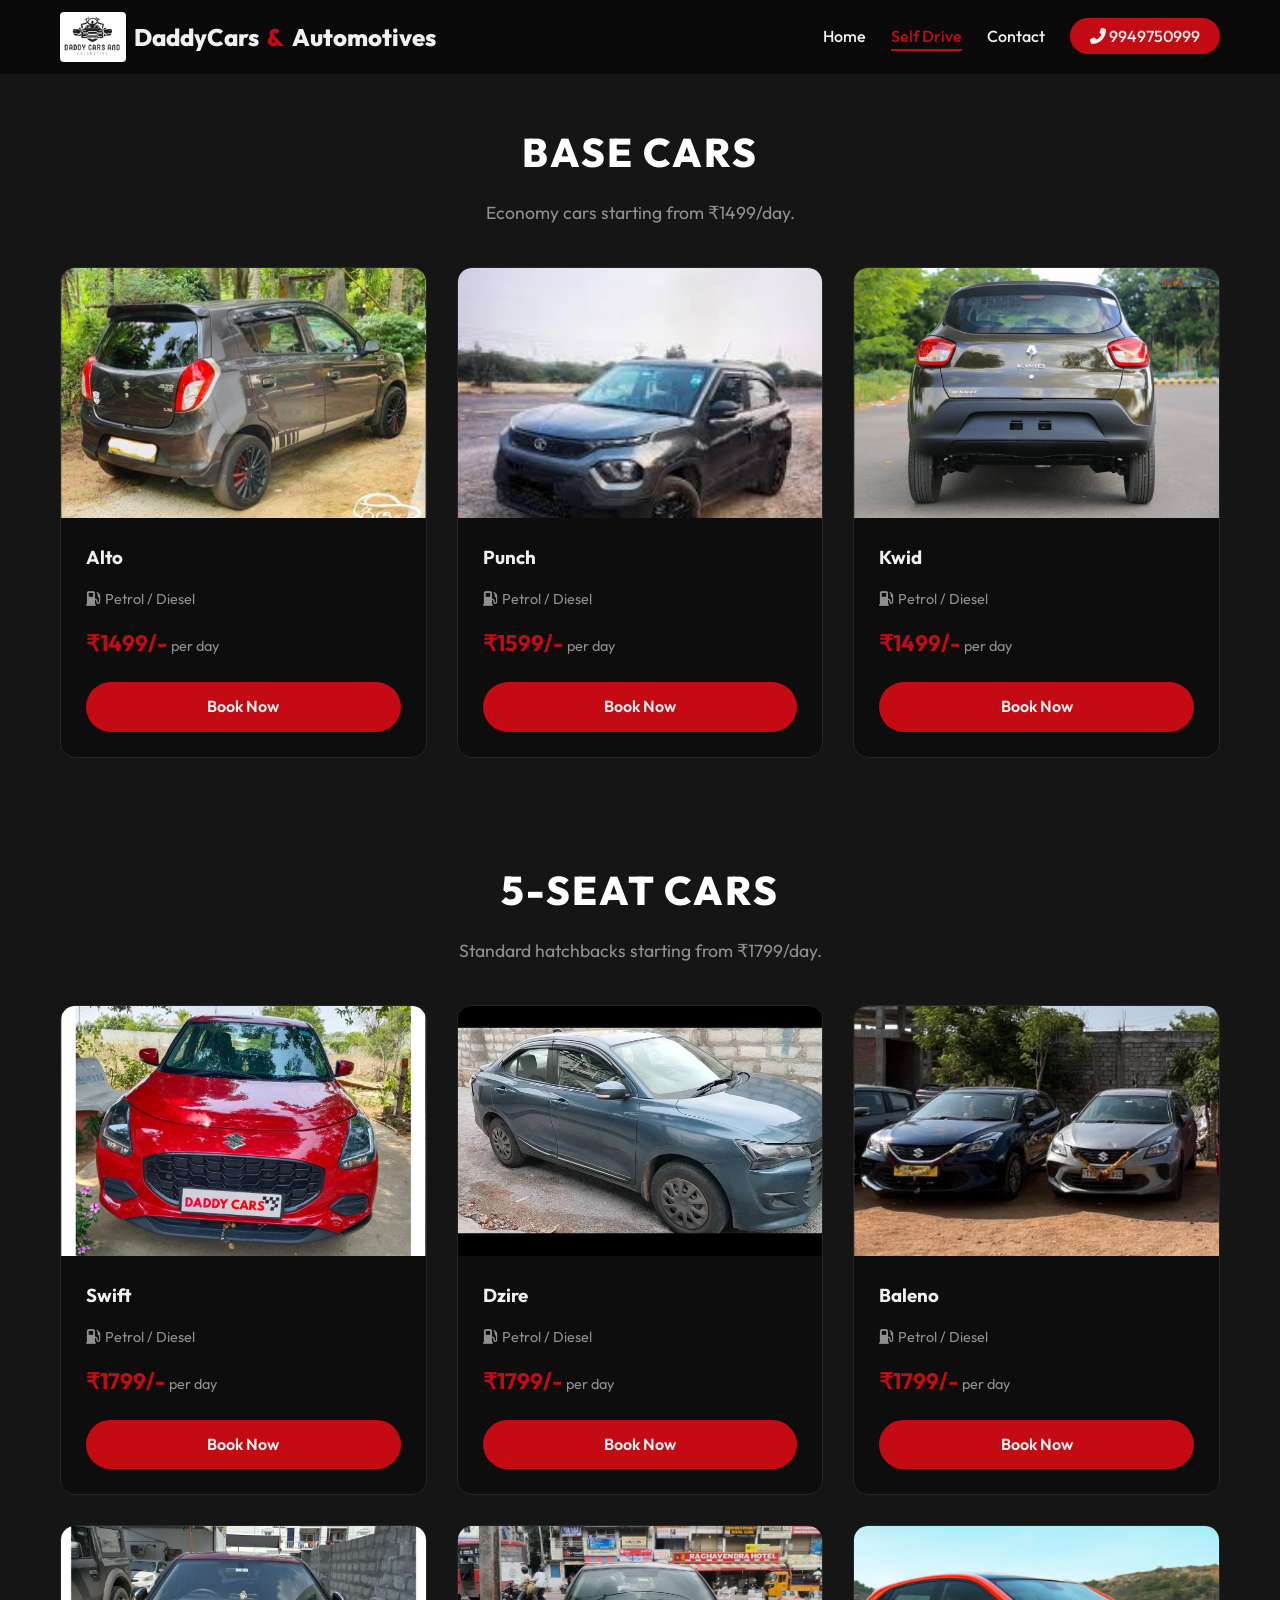
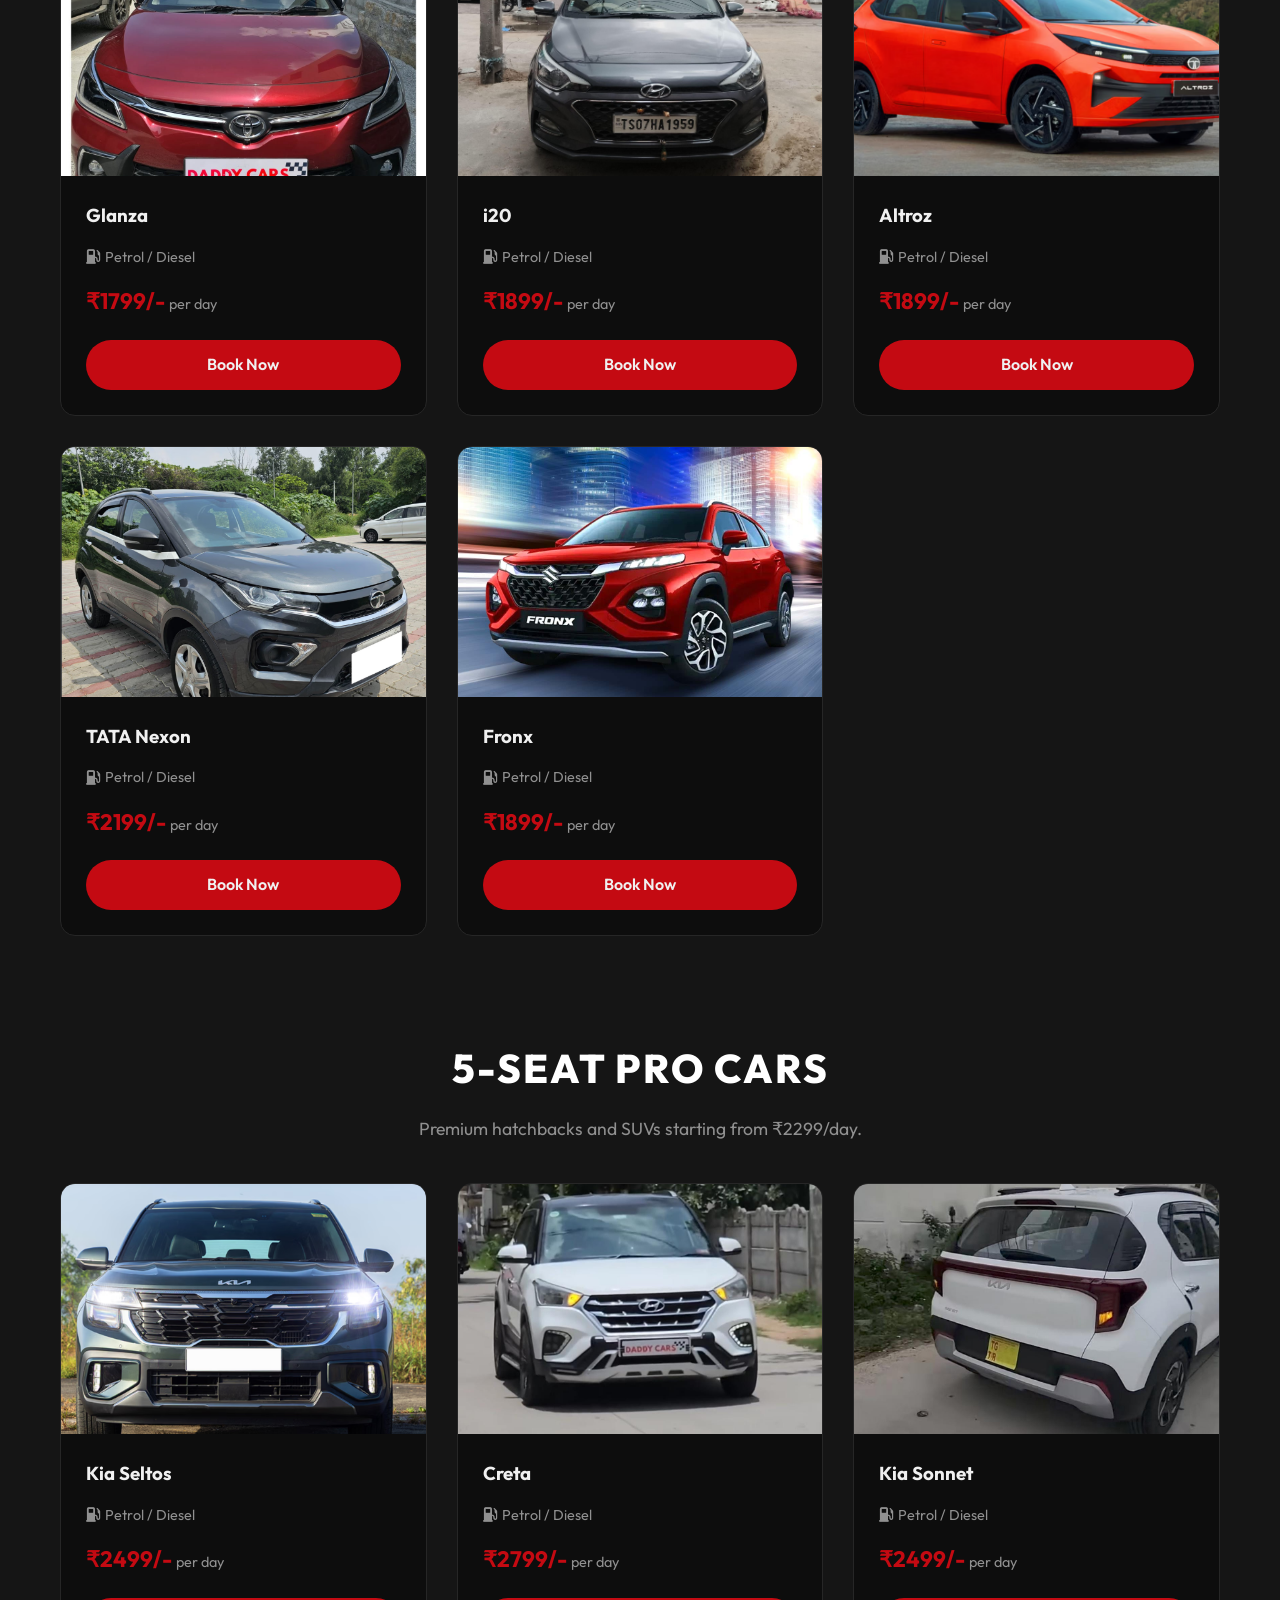
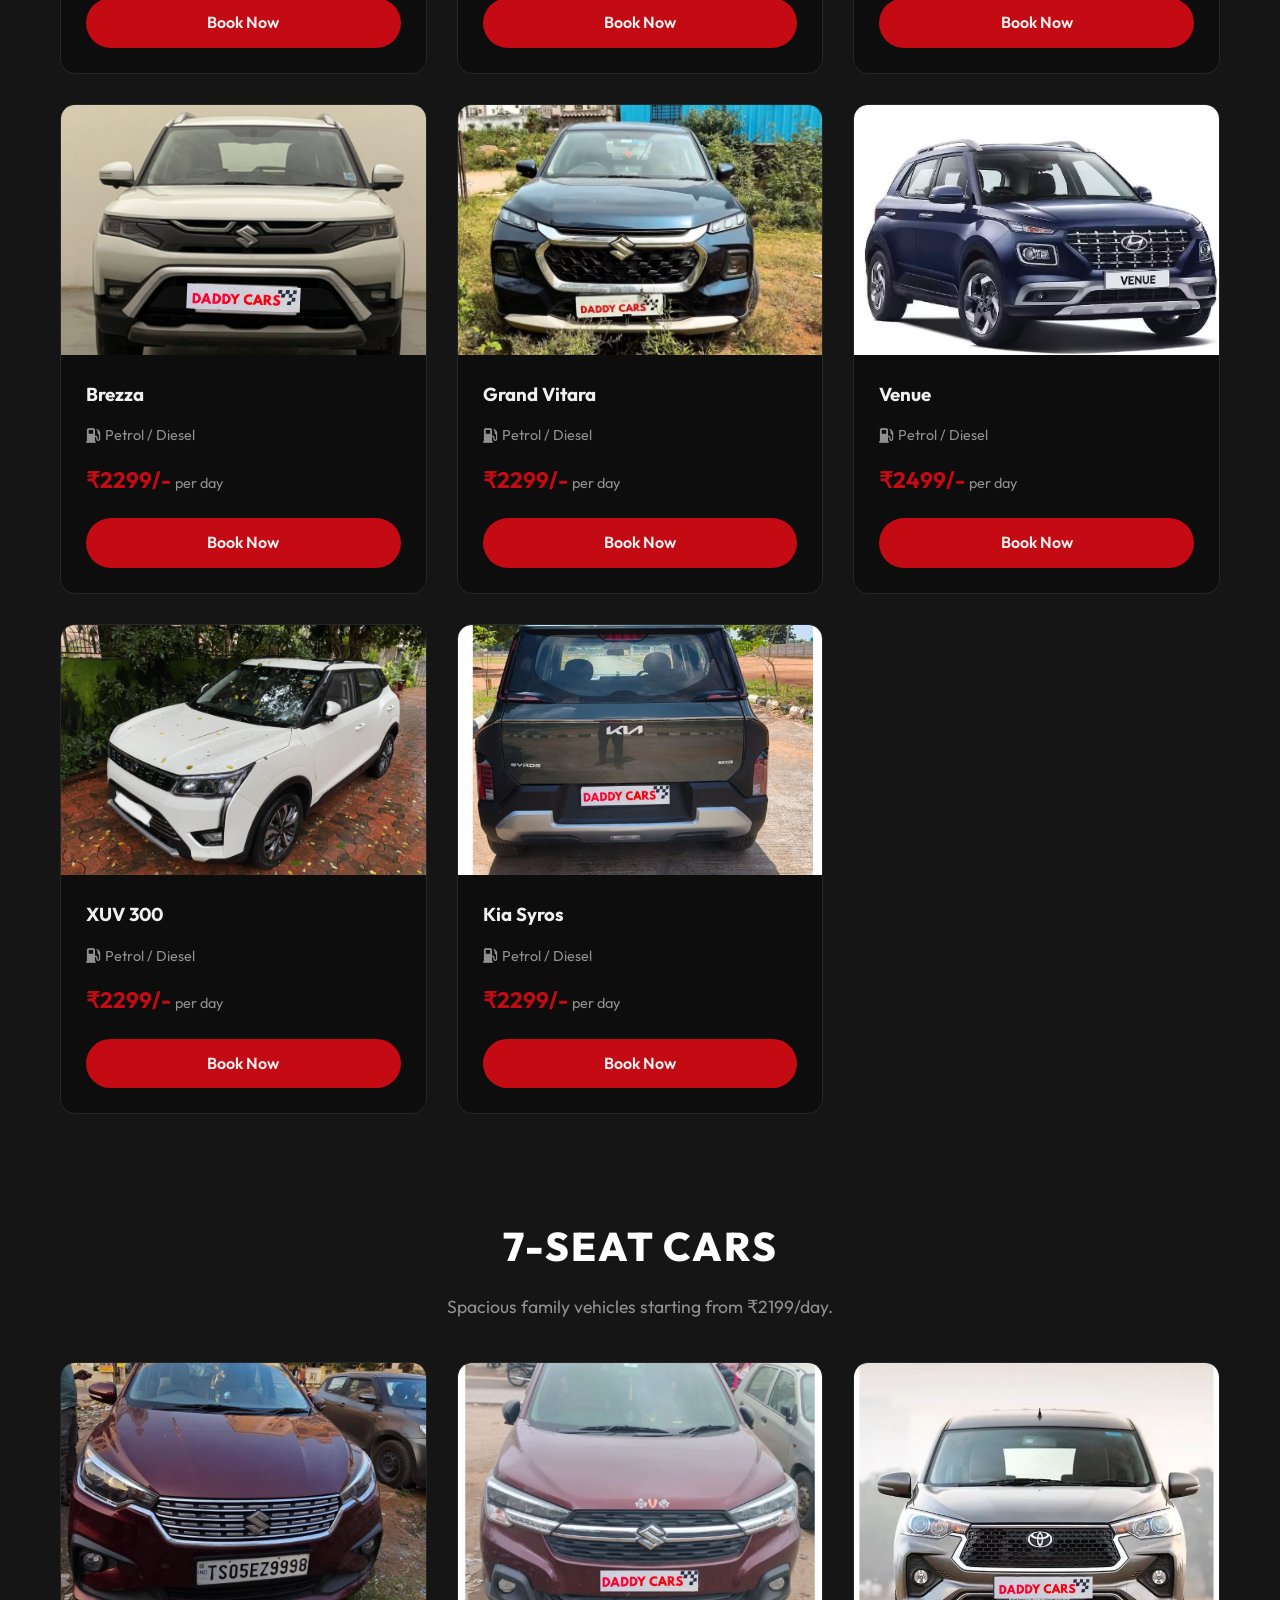
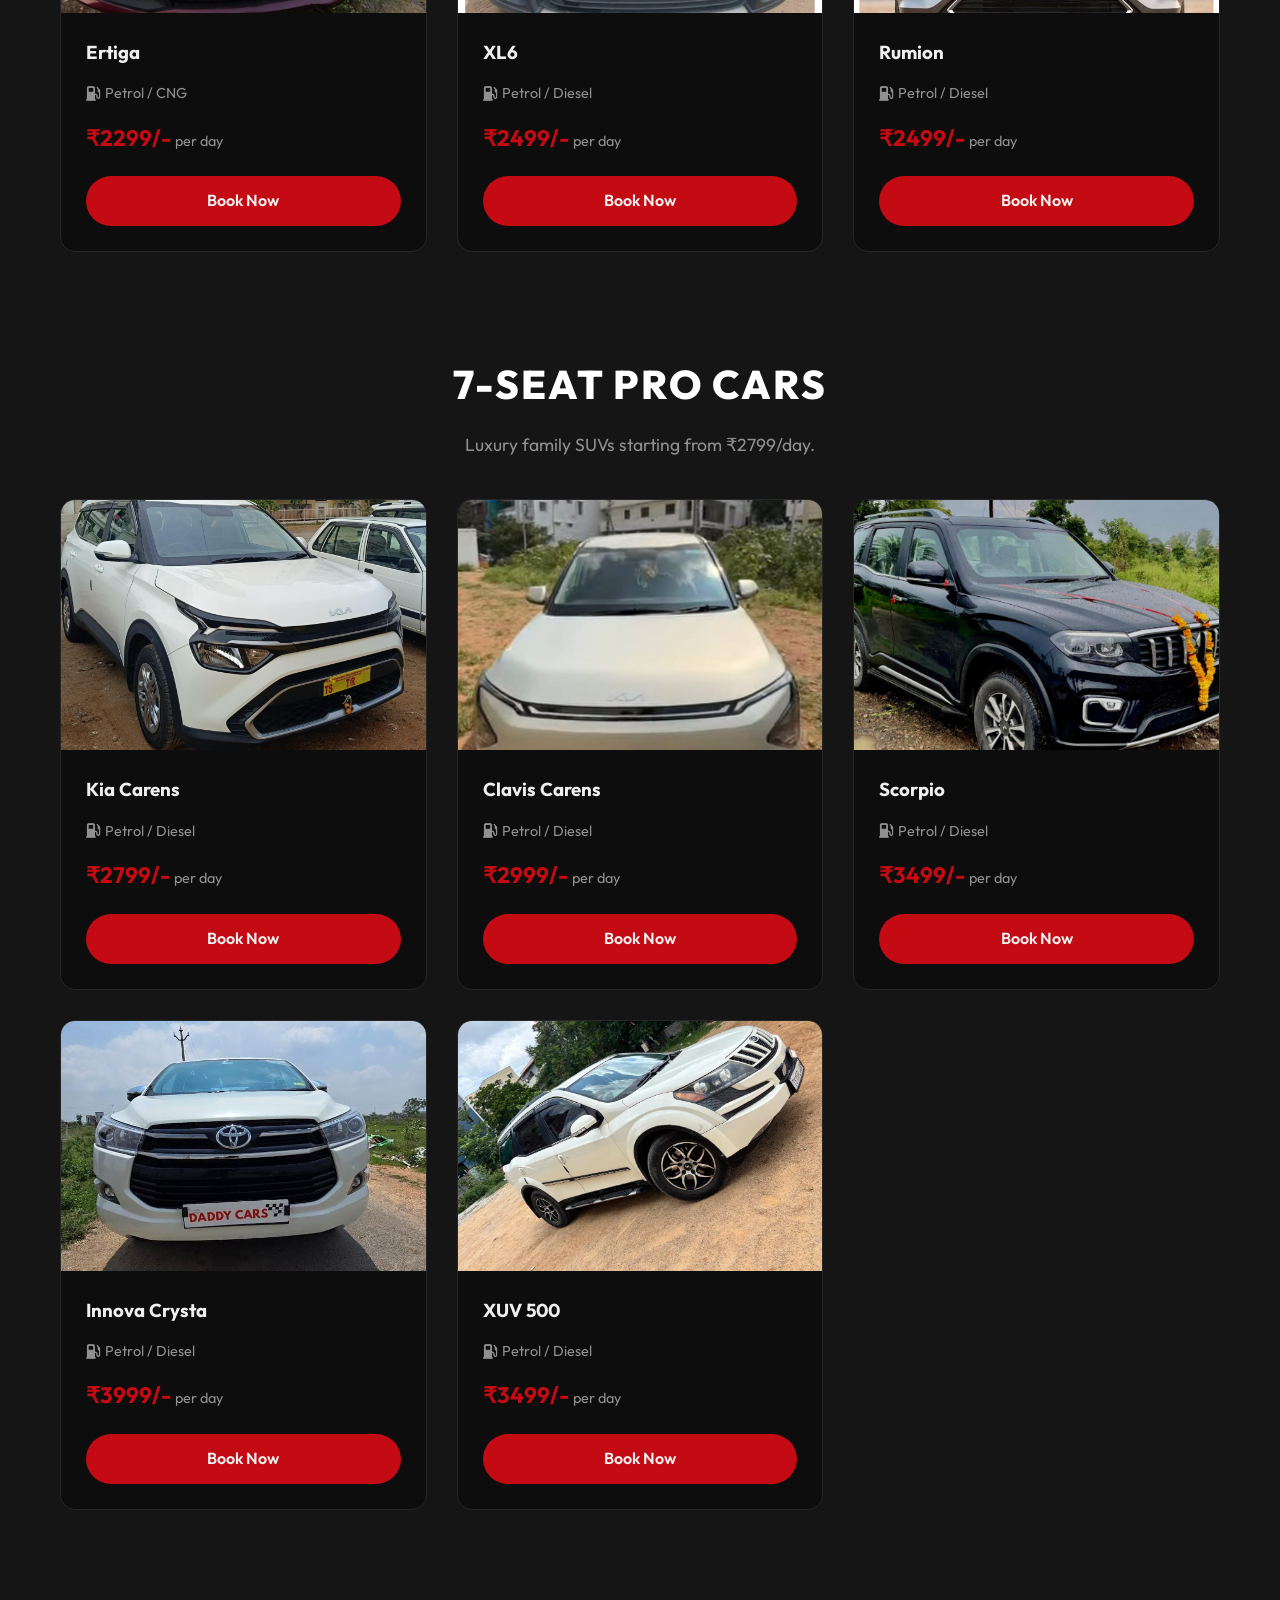
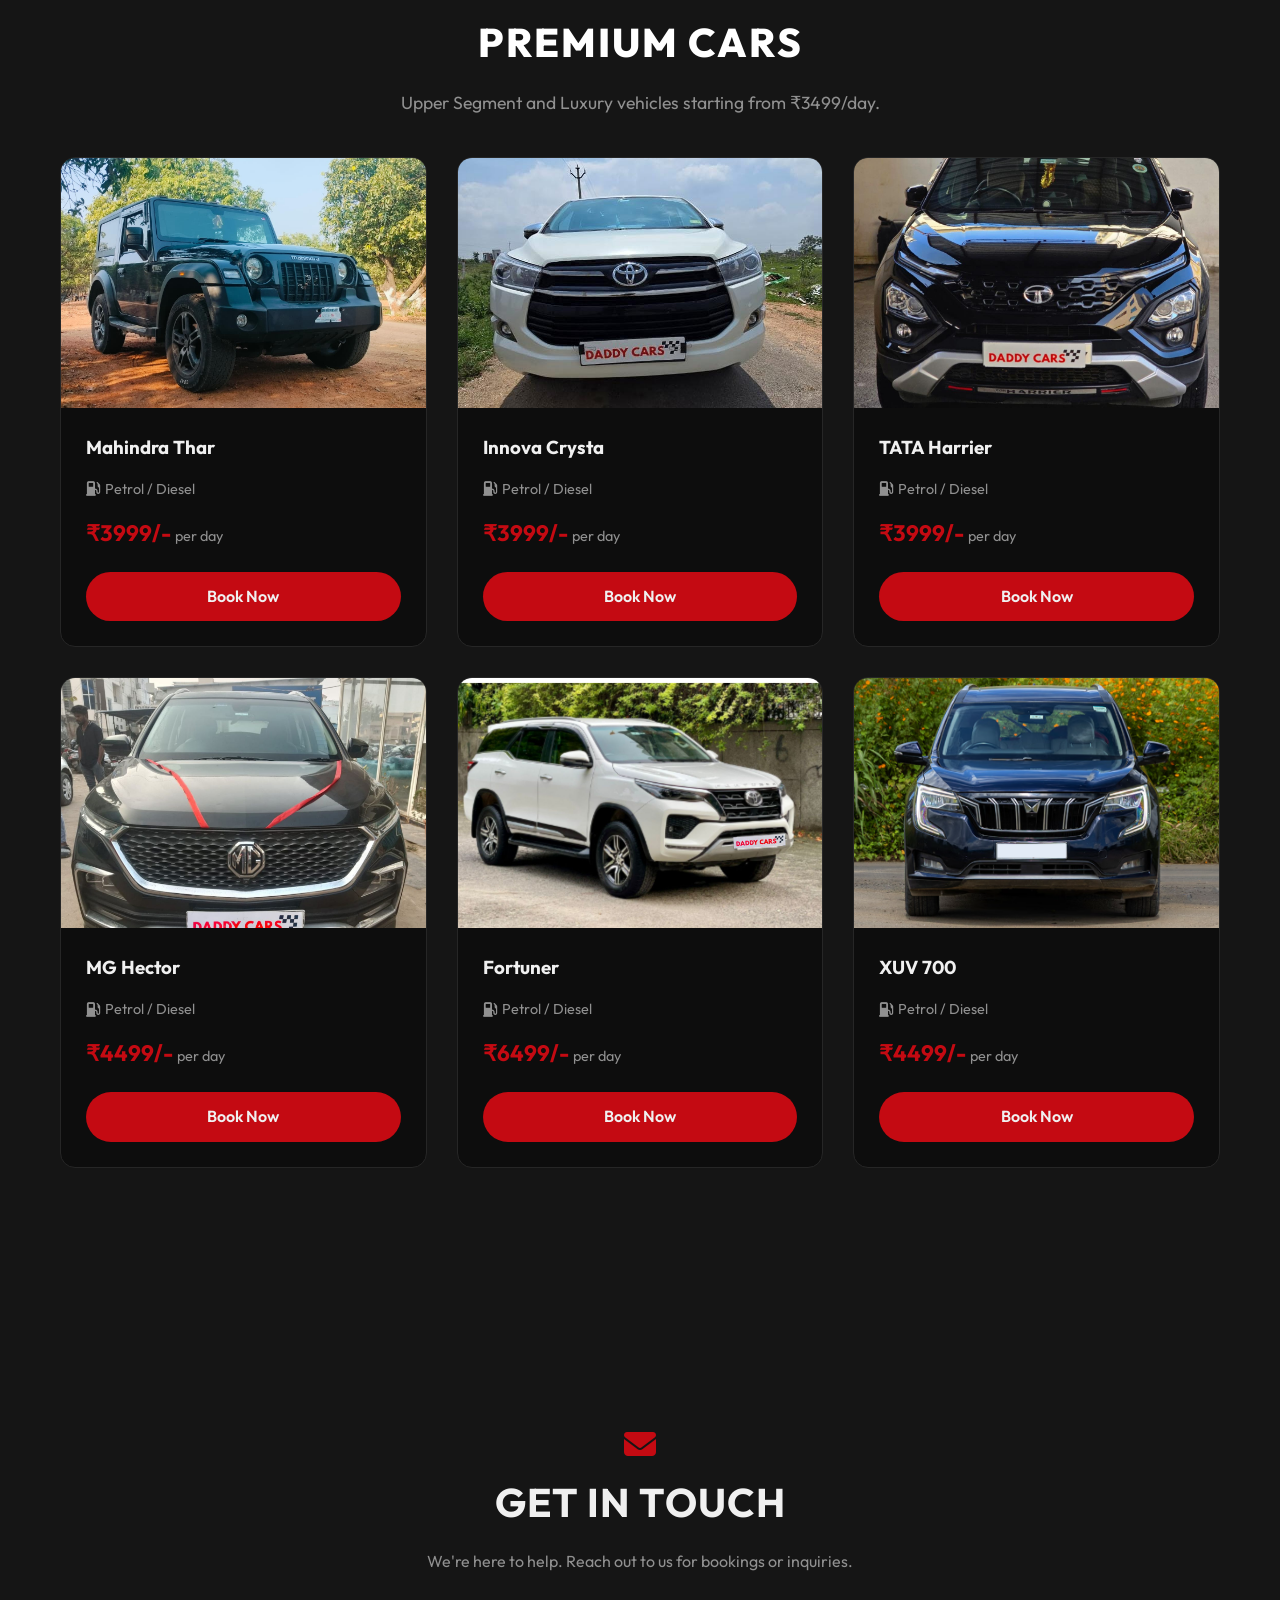
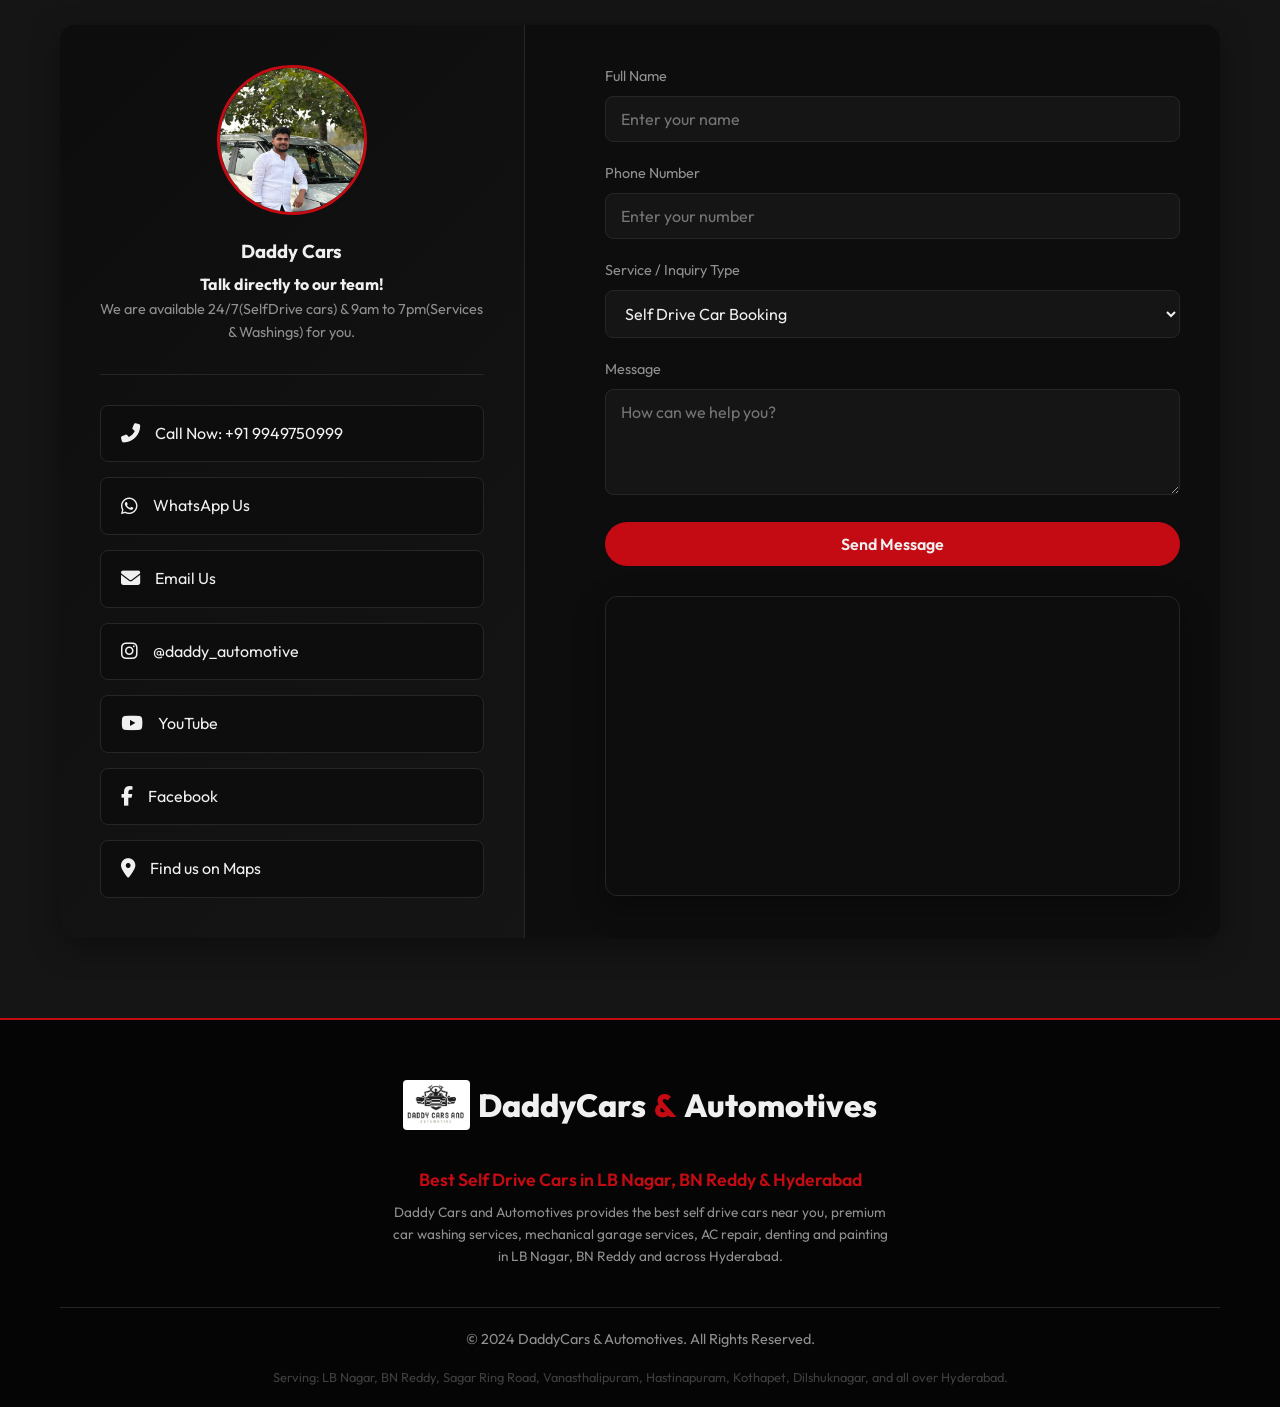
<file: self-drive-details.html>
<!DOCTYPE html>
<html lang="en">

<head>
    <meta charset="UTF-8">
    <meta name="viewport" content="width=device-width, initial-scale=1.0">
    <link rel="icon" href="logos/main.jpeg" type="image/jpeg">
    <title>Our Self Drive Fleet | DaddyCars & Automotives | Self Drive Cars in LB Nagar</title>
    <meta name="description"
        content="Premium self drive cars near you in LB Nagar and BN Reddy. Daddy Cars and Automotives offers a wide fleet of hatchbacks, SUVs, and luxury cars for self-drive.">
    <meta name="keywords"
        content="Self Drive Cars near me, daddy cars, daddycars, daddy self drive cars, daddy selfdrive cars, daddy cars and automotives, Self Drive Cars in LB Nagar, self drive cars in BN Reddy, Daddy Cars Hyderabad">

    <!-- Canonical URL -->
    <link rel="canonical" href="https://daddycars.in/self-drive-details.html">

    <!-- Open Graph (for Google / social preview) -->
    <meta property="og:title" content="Our Self Drive Fleet | DaddyCars & Automotives">
    <meta property="og:description" content="Premium self drive cars near you in LB Nagar and BN Reddy.">
    <meta property="og:url" content="https://daddycars.in/self-drive-details.html">
    <meta property="og:type" content="website">

    <link rel="stylesheet" href="style.css">
    <!-- FontAwesome for Icons -->
    <link href="https://cdnjs.cloudflare.com/ajax/libs/font-awesome/6.4.0/css/all.min.css" rel="stylesheet">
    <!-- Google Fonts: Outfit -->
    <link href="https://fonts.googleapis.com/css2?family=Outfit:wght@300;400;500;600;700;800&display=swap"
        rel="stylesheet">
    <style>
        .details-header {
            padding: 140px 0 50px;
            text-align: center;
            background: var(--darker-bg);
            border-bottom: 2px solid var(--border-color);
        }

        .category-car-card {
            background: var(--darker-bg);
            border-radius: 15px;
            overflow: hidden;
            border: 1px solid var(--border-color);
            transition: var(--transition);
        }

        .category-car-card:hover {
            transform: translateY(-5px);
            border-color: var(--primary-color);
            box-shadow: 0 10px 20px rgba(0, 0, 0, 0.5);
        }

        .car-detail-img {
            width: 100%;
            height: 250px;
            object-fit: cover;
        }

        .car-detail-content {
            padding: 25px;
        }

        .car-specs {
            display: flex;
            gap: 15px;
            margin: 15px 0;
            color: var(--text-gray);
            font-size: 0.9rem;
        }

        .car-specs span {
            display: flex;
            align-items: center;
            gap: 5px;
        }

        .price-tag {
            font-size: 1.4rem;
            font-weight: 700;
            color: var(--primary-color);
            margin-bottom: 20px;
            display: block;
        }

        .category-section {
            margin-bottom: 100px;
            scroll-margin-top: 100px;
            /* Space for the sticky navbar */
        }

        .category-section h2 {
            font-size: 2.5rem;
            margin-bottom: 15px;
            color: #ffffff;
            text-transform: uppercase;
            letter-spacing: 2px;
            text-align: center;
            font-weight: 800;
        }

        .category-section p {
            color: var(--text-gray);
            margin-bottom: 40px;
            font-size: 1.1rem;
            text-align: center;
            max-width: 700px;
            margin-left: auto;
            margin-right: auto;
        }

        .loading-container {
            text-align: center;
            padding: 100px 0;
        }

        @media (max-width: 768px) {
            .grid.cards-container {
                grid-template-columns: repeat(2, 1fr);
                gap: 15px;
            }

            .car-slider-container {
                height: 150px;
                /* Smaller height for mobile 2-col cards */
            }

            .car-detail-content {
                padding: 15px;
            }

            .car-detail-content h3 {
                font-size: 1rem;
            }

            .category-section h2 {
                font-size: 1.8rem;
            }

            .price-tag {
                font-size: 1.1rem;
            }
        }
    </style>
</head>

<body>
    <!-- Navbar -->
    <nav id="navbar" class="scrolled">
        <div class="nav-container">
            <a href="index.html#home" class="logo">
                <img src="logos/daddycars-logo-lb-nagar.jpeg" alt="Daddy Cars and Automotives - Self Drive Cars in LB Nagar Hyderabad"> DaddyCars<span class="highlight">&</span>Automotives
            </a>
            <div class="hamburger" id="hamburger">
                <div class="bar"></div>
                <div class="bar"></div>
                <div class="bar"></div>
            </div>
            <ul class="nav-menu" id="nav-menu">
                <li><a href="index.html#home" class="nav-link">Home</a></li>
                <li><a href="#self-drive" class="nav-link active">Self Drive</a></li>
                <li><a href="#contact" class="nav-link">Contact</a></li>
                <li><a href="tel:+919949750999" class="nav-link btn-contact"><i class="fas fa-phone-alt"></i>
                        9949750999</a></li>
            </ul>
        </div>
    </nav>

    <!-- Page Header Removed as requested -->

    <main id="self-drive" class="section" style="padding-top: 120px;">
        <div class="container">
            <!-- Section 1: Base Cars -->
            <div id="category-base" class="category-section">
                <h2>Base Cars</h2>
                <p>Economy cars starting from ₹1499/day.</p>
                <div class="grid cards-container">
                    <div class="category-car-card">
                        <div class="car-slider-container">
                            <div class="car-slider">
                                <img src="selfdrive/final_cars_images/cars_images/Base Cars/Alto/alto-self-drive-lb-nagar-1.jpg"
                                    alt="Self Drive Cars in LB Nagar - Alto">
                                <img src="selfdrive/final_cars_images/cars_images/Base Cars/Alto/alto-self-drive-lb-nagar-2.jpg"
                                    alt="Alto Self Drive Car rental Hyderabad">
                            </div>
                        </div>
                        <div class="car-detail-content">
                            <h3>Alto</h3>
                            <div class="car-specs"><span><i class="fas fa-gas-pump"></i> Petrol / Diesel</span></div>
                            <span class="price-tag">₹1499/- <span
                                    style="font-size: 0.9rem; color: var(--text-gray); font-weight: 400;">per
                                    day</span></span>
                            <a href="#contact" class="btn btn-primary w-100">Book<span class="mobile-hide">
                                    Now</span></a>
                        </div>
                    </div>
                    <div class="category-car-card">
                        <div class="car-slider-container">
                            <div class="car-slider">
                                <img src="selfdrive/final_cars_images/cars_images/Base Cars/Punch/punch-self-drive-cars-hyderabad-1.jpg"
                                    alt="Self Drive Cars in LB Nagar - TATA Punch">
                                <img src="selfdrive/final_cars_images/cars_images/Base Cars/Punch/punch-self-drive-cars-hyderabad-2.jpg"
                                    alt="TATA Punch Car rental Hyderabad">
                                <img src="selfdrive/final_cars_images/cars_images/Base Cars/Punch/punch-self-drive-cars-hyderabad-3.jpg"
                                    alt="Punch Detail">
                            </div>
                        </div>
                        <div class="car-detail-content">
                            <h3>Punch</h3>
                            <div class="car-specs"><span><i class="fas fa-gas-pump"></i> Petrol / Diesel</span></div>
                            <span class="price-tag">₹1599/- <span
                                    style="font-size: 0.9rem; color: var(--text-gray); font-weight: 400;">per
                                    day</span></span>
                            <a href="#contact" class="btn btn-primary w-100">Book<span class="mobile-hide">
                                    Now</span></a>
                        </div>
                    </div>
                    <div class="category-car-card">
                        <div class="car-slider-container">
                            <div class="car-slider">
                                <img src="selfdrive/final_cars_images/cars_images/Base Cars/Kwid/kwid-car-rental-bn-reddy-1.jpg"
                                    alt="self drive cars in BN Reddy - Kwid">
                                <img src="selfdrive/final_cars_images/cars_images/Base Cars/Kwid/kwid-car-rental-bn-reddy-2.jpg"
                                    alt="Kwid Car rental in Hyderabad">
                            </div>
                        </div>
                        <div class="car-detail-content">
                            <h3>Kwid</h3>
                            <div class="car-specs"><span><i class="fas fa-gas-pump"></i> Petrol / Diesel</span></div>
                            <span class="price-tag">₹1499/- <span
                                    style="font-size: 0.9rem; color: var(--text-gray); font-weight: 400;">per
                                    day</span></span>
                            <a href="#contact" class="btn btn-primary w-100">Book<span class="mobile-hide">
                                    Now</span></a>
                        </div>
                    </div>
                </div>
            </div>

            <!-- Section 2: 5-Seat Cars -->
            <div id="category-5-seat" class="category-section">
                <h2>5-Seat Cars</h2>
                <p>Standard hatchbacks starting from ₹1799/day.</p>
                <div class="grid cards-container">
                    <div class="category-car-card">
                        <div class="car-slider-container">
                            <div class="car-slider">
                                <img src="selfdrive/final_cars_images/cars_images/5-seat cars/shift/swift-self-drive-hyderabad-1.jpeg"
                                    alt="daddy self drive cars Swift Hyderabad">
                                <img src="selfdrive/final_cars_images/cars_images/5-seat cars/shift/swift-self-drive-hyderabad-2.jpeg"
                                    alt="Swift Car rental LB Nagar">
                                <img src="selfdrive/final_cars_images/cars_images/5-seat cars/shift/swift-self-drive-hyderabad-3.jpeg"
                                    alt="Swift Interior">
                            </div>
                        </div>
                        <div class="car-detail-content">
                            <h3>Swift</h3>
                            <div class="car-specs"><span><i class="fas fa-gas-pump"></i> Petrol / Diesel</span></div>
                            <span class="price-tag">₹1799/- <span
                                    style="font-size: 0.9rem; color: var(--text-gray); font-weight: 400;">per
                                    day</span></span>
                            <a href="#contact" class="btn btn-primary w-100">Book<span class="mobile-hide">
                                    Now</span></a>
                        </div>
                    </div>
                    <div class="category-car-card">
                        <div class="car-slider-container">
                            <div class="car-slider">
                                <img src="selfdrive/final_cars_images/cars_images/5-seat cars/dzire/dzire-self-drive-lb-nagar-1.jpeg"
                                    alt="Maruti Dzire Self Drive LB Nagar">
                                <img src="selfdrive/final_cars_images/cars_images/5-seat cars/dzire/dzire-self-drive-lb-nagar-2.jpeg"
                                    alt="Dzire Car rental BN Reddy">
                                <img src="selfdrive/final_cars_images/cars_images/5-seat cars/dzire/dzire-self-drive-lb-nagar-3.jpeg"
                                    alt="Dzire Interior">
                            </div>
                        </div>
                        <div class="car-detail-content">
                            <h3>Dzire</h3>
                            <div class="car-specs"><span><i class="fas fa-gas-pump"></i> Petrol / Diesel</span></div>
                            <span class="price-tag">₹1799/- <span
                                    style="font-size: 0.9rem; color: var(--text-gray); font-weight: 400;">per
                                    day</span></span>
                            <a href="#contact" class="btn btn-primary w-100">Book<span class="mobile-hide">
                                    Now</span></a>
                        </div>
                    </div>
                    <div class="category-car-card">
                        <div class="car-slider-container">
                            <div class="car-slider">
                                <img src="selfdrive/final_cars_images/cars_images/5-seat cars/Baleno/baleno-car-rental-hyderabad-1.jpeg"
                                    alt="Maruti Baleno Self Drive Hyderabad">
                                <img src="selfdrive/final_cars_images/cars_images/5-seat cars/Baleno/baleno-car-rental-hyderabad-2.jpeg"
                                    alt="Baleno rental in LB Nagar">
                                <img src="selfdrive/final_cars_images/cars_images/5-seat cars/Baleno/baleno-car-rental-hyderabad-3.jpeg"
                                    alt="Baleno Interior">
                            </div>
                        </div>
                        <div class="car-detail-content">
                            <h3>Baleno</h3>
                            <div class="car-specs"><span><i class="fas fa-gas-pump"></i> Petrol / Diesel</span></div>
                            <span class="price-tag">₹1799/- <span
                                    style="font-size: 0.9rem; color: var(--text-gray); font-weight: 400;">per
                                    day</span></span>
                            <a href="#contact" class="btn btn-primary w-100">Book<span class="mobile-hide">
                                    Now</span></a>
                        </div>
                    </div>
                    <div class="category-car-card">
                        <div class="car-slider-container">
                            <div class="car-slider">
                                <img src="selfdrive/final_cars_images/cars_images/5-seat cars/Glanza/glanza-self-drive-bn-reddy-1.jpeg"
                                    alt="Toyota Glanza Self Drive BN Reddy">
                                <img src="selfdrive/final_cars_images/cars_images/5-seat cars/Glanza/glanza-self-drive-bn-reddy-2.jpeg"
                                    alt="Glanza Car rental Hyderabad">
                            </div>
                        </div>
                        <div class="car-detail-content">
                            <h3>Glanza</h3>
                            <div class="car-specs"><span><i class="fas fa-gas-pump"></i> Petrol / Diesel</span></div>
                            <span class="price-tag">₹1799/- <span
                                    style="font-size: 0.9rem; color: var(--text-gray); font-weight: 400;">per
                                    day</span></span>
                            <a href="#contact" class="btn btn-primary w-100">Book<span class="mobile-hide">
                                    Now</span></a>
                        </div>
                    </div>
                    <div class="category-car-card">
                        <div class="car-slider-container">
                            <div class="car-slider">
                                <img src="selfdrive/final_cars_images/cars_images/5-seat cars/i20/i20-self-drive-lb-nagar-1.jpeg" alt="Hyundai i20 Self Drive LB Nagar">
                                <img src="selfdrive/final_cars_images/cars_images/5-seat cars/i20/i20-self-drive-lb-nagar-2.jpeg"
                                    alt="i20 Car rental Hyderabad">
                                <img src="selfdrive/final_cars_images/cars_images/5-seat cars/i20/i20-self-drive-lb-nagar-3.jpeg"
                                    alt="i20 Interior View">
                            </div>
                        </div>
                        <div class="car-detail-content">
                            <h3>i20</h3>
                            <div class="car-specs"><span><i class="fas fa-gas-pump"></i> Petrol / Diesel</span></div>
                            <span class="price-tag">₹1899/- <span
                                    style="font-size: 0.9rem; color: var(--text-gray); font-weight: 400;">per
                                    day</span></span>
                            <a href="#contact" class="btn btn-primary w-100">Book<span class="mobile-hide">
                                    Now</span></a>
                        </div>
                    </div>
                    <!-- Altroz moved from 5-Seat Pro -->
                    <div class="category-car-card">
                        <div class="car-slider-container">
                            <div class="car-slider">
                                <img src="selfdrive/final_cars_images/cars_images/5-seat cars/Altroz/altroz-self-drive-hyderabad-1.png"
                                    alt="Tata Altroz Self Drive Hyderabad">
                                <img src="selfdrive/final_cars_images/cars_images/5-seat cars/Altroz/altroz-self-drive-hyderabad-2.png"
                                    alt="Altroz rental in LB Nagar">
                            </div>
                        </div>
                        <div class="car-detail-content">
                            <h3>Altroz</h3>
                            <div class="car-specs"><span><i class="fas fa-gas-pump"></i> Petrol / Diesel</span></div>
                            <span class="price-tag">₹1899/- <span
                                    style="font-size: 0.9rem; color: var(--text-gray); font-weight: 400;">per
                                    day</span></span>
                            <a href="#contact" class="btn btn-primary w-100">Book<span class="mobile-hide">
                                    Now</span></a>
                        </div>
                    </div>
                    <!-- Nexon moved from 5-Seat Pro -->
                    <div class="category-car-card">
                        <div class="car-slider-container">
                            <div class="car-slider">
                                <img src="selfdrive/final_cars_images/cars_images/5-seat cars/Nexon/nexon-self-drive-lb-nagar-1.png"
                                    alt="Tata Nexon Self Drive LB Nagar">
                                <img src="selfdrive/final_cars_images/cars_images/5-seat cars/Nexon/nexon-self-drive-lb-nagar-2.png"
                                    alt="Nexon Car rental Hyderabad">
                            </div>
                        </div>
                        <div class="car-detail-content">
                            <h3>TATA Nexon</h3>
                            <div class="car-specs"><span><i class="fas fa-gas-pump"></i> Petrol / Diesel</span></div>
                            <span class="price-tag">₹2199/- <span
                                    style="font-size: 0.9rem; color: var(--text-gray); font-weight: 400;">per
                                    day</span></span>
                            <a href="#contact" class="btn btn-primary w-100">Book<span class="mobile-hide">
                                    Now</span></a>
                        </div>
                    </div>
                    <div class="category-car-card">
                        <div class="car-slider-container">
                            <div class="car-slider">
                                <img src="selfdrive/final_cars_images/cars_images/5-seat cars/Fronx/fronx-car-rental-bn-reddy-1.jpeg"
                                    alt="Maruti Fronx Car rental BN Reddy">
                                <img src="selfdrive/final_cars_images/cars_images/5-seat cars/Fronx/fronx-car-rental-bn-reddy-2.jpeg"
                                    alt="Fronx Self Drive LB Nagar">
                                <img src="selfdrive/final_cars_images/cars_images/5-seat cars/Fronx/fronx-car-rental-bn-reddy-3.jpeg"
                                    alt="Fronx Angle View">
                            </div>
                        </div>
                        <div class="car-detail-content">
                            <h3>Fronx</h3>
                            <div class="car-specs"><span><i class="fas fa-gas-pump"></i> Petrol / Diesel</span></div>
                            <span class="price-tag">₹1899/- <span
                                    style="font-size: 0.9rem; color: var(--text-gray); font-weight: 400;">per
                                    day</span></span>
                            <a href="#contact" class="btn btn-primary w-100">Book<span class="mobile-hide">
                                    Now</span></a>
                        </div>
                    </div>
                </div>
            </div>

            <!-- Section 3: 5-Seat Pro Cars -->
            <div id="category-5-seat-pro" class="category-section">
                <h2>5-Seat Pro Cars</h2>
                <p>Premium hatchbacks and SUVs starting from ₹2299/day.</p>
                <div class="grid cards-container">
                    <div class="category-car-card">
                        <div class="car-slider-container">
                            <div class="car-slider">
                                <img src="selfdrive/final_cars_images/cars_images/5-seat pro/Kia Seltos/seltos-luxury-self-drive-hyderabad-1.png"
                                    alt="Kia Seltos Luxury Self Drive Hyderabad">
                                <img src="selfdrive/final_cars_images/cars_images/5-seat pro/Kia Seltos/seltos-luxury-self-drive-hyderabad-2.png"
                                    alt="Seltos Car rental LB Nagar">
                                <img src="selfdrive/final_cars_images/cars_images/5-seat pro/Kia Seltos/seltos-luxury-self-drive-hyderabad-3.png"
                                    alt="Seltos Detail">
                            </div>
                        </div>
                        <div class="car-detail-content">
                            <h3><span class="mobile-hide-branding">Kia </span>Seltos</h3>
                            <div class="car-specs"><span><i class="fas fa-gas-pump"></i> Petrol / Diesel</span></div>
                            <span class="price-tag">₹2499/- <span
                                    style="font-size: 0.9rem; color: var(--text-gray); font-weight: 400;">per
                                    day</span></span>
                            <a href="#contact" class="btn btn-primary w-100">Book<span class="mobile-hide">
                                    Now</span></a>
                        </div>
                    </div>
                    <div class="category-car-card">
                        <div class="car-slider-container">
                            <div class="car-slider">
                                <img src="selfdrive/final_cars_images/cars_images/5-seat pro/Creta/creta-luxury-self-drive-lb-nagar-1.jpeg"
                                    alt="Hyundai Creta Self Drive LB Nagar">
                                <img src="selfdrive/final_cars_images/cars_images/5-seat pro/Creta/creta-luxury-self-drive-lb-nagar-2.jpeg"
                                    alt="Creta Front View Hyderabad">
                                <img src="selfdrive/final_cars_images/cars_images/5-seat pro/Creta/creta-luxury-self-drive-lb-nagar-3.jpeg"
                                    alt="Creta Side Profile">
                            </div>
                        </div>
                        <div class="car-detail-content">
                            <h3>Creta</h3>
                            <div class="car-specs"><span><i class="fas fa-gas-pump"></i> Petrol / Diesel</span></div>
                            <span class="price-tag">₹2799/- <span
                                    style="font-size: 0.9rem; color: var(--text-gray); font-weight: 400;">per
                                    day</span></span>
                            <a href="#contact" class="btn btn-primary w-100">Book<span class="mobile-hide">
                                    Now</span></a>
                        </div>
                    </div>
                    <div class="category-car-card">
                        <div class="car-slider-container">
                            <div class="car-slider">
                                <img src="selfdrive/final_cars_images/cars_images/5-seat pro/Kia Sonnet/sonnet-self-drive-hyderabad-1.jpeg"
                                    alt="Kia Sonnet Self Drive Hyderabad">
                                <img src="selfdrive/final_cars_images/cars_images/5-seat pro/Kia Sonnet/sonnet-self-drive-hyderabad-2.jpeg"
                                    alt="Sonnet Car rental BN Reddy">
                            </div>
                        </div>
                        <div class="car-detail-content">
                            <h3><span class="mobile-hide-branding">Kia </span>Sonnet</h3>
                            <div class="car-specs"><span><i class="fas fa-gas-pump"></i> Petrol / Diesel</span></div>
                            <span class="price-tag">₹2499/- <span
                                    style="font-size: 0.9rem; color: var(--text-gray); font-weight: 400;">per
                                    day</span></span>
                            <a href="#contact" class="btn btn-primary w-100">Book<span class="mobile-hide">
                                    Now</span></a>
                        </div>
                    </div>
                    <div class="category-car-card">
                        <div class="car-slider-container">
                            <div class="car-slider">
                                <img src="selfdrive/final_cars_images/cars_images/5-seat pro/Brezza/brezza-self-drive-lb-nagar-1.jpg"
                                    alt="Maruti Brezza Self Drive LB Nagar">
                                <img src="selfdrive/final_cars_images/cars_images/5-seat pro/Brezza/brezza-self-drive-lb-nagar-2.png"
                                    alt="Brezza Car rental Hyderabad">
                                <img src="selfdrive/final_cars_images/cars_images/5-seat pro/Brezza/brezza-self-drive-lb-nagar-3.png"
                                    alt="Brezza Side View">
                            </div>
                        </div>
                        <div class="car-detail-content">
                            <h3>Brezza</h3>
                            <div class="car-specs"><span><i class="fas fa-gas-pump"></i> Petrol / Diesel</span></div>
                            <span class="price-tag">₹2299/- <span
                                    style="font-size: 0.9rem; color: var(--text-gray); font-weight: 400;">per
                                    day</span></span>
                            <a href="#contact" class="btn btn-primary w-100">Book<span class="mobile-hide">
                                    Now</span></a>
                        </div>
                    </div>
                    <div class="category-car-card">
                        <div class="car-slider-container">
                            <div class="car-slider">
                                <img src="selfdrive/final_cars_images/cars_images/5-seat pro/Grand Vitara/grand-vitara-self-drive-hyderabad-1.jpeg"
                                    alt="Grand Vitara Self Drive Hyderabad">
                                <img src="selfdrive/final_cars_images/cars_images/5-seat pro/Grand Vitara/grand-vitara-self-drive-hyderabad-2.jpeg"
                                    alt="Vitara SUV rental LB Nagar">
                                <img src="selfdrive/final_cars_images/cars_images/5-seat pro/Grand Vitara/grand-vitara-self-drive-hyderabad-3.jpeg"
                                    alt="Vitara Side Detail">
                            </div>
                        </div>
                        <div class="car-detail-content">
                            <h3>Grand Vitara</h3>
                            <div class="car-specs"><span><i class="fas fa-gas-pump"></i> Petrol / Diesel</span></div>
                            <span class="price-tag">₹2299/- <span
                                    style="font-size: 0.9rem; color: var(--text-gray); font-weight: 400;">per
                                    day</span></span>
                            <a href="#contact" class="btn btn-primary w-100">Book<span class="mobile-hide">
                                    Now</span></a>
                        </div>
                    </div>
                    <div class="category-car-card">
                        <div class="car-slider-container">
                            <div class="car-slider">
                                <img src="selfdrive/final_cars_images/cars_images/5-seat pro/Venue/venue-self-drive-lb-nagar-1.png"
                                    alt="Hyundai Venue Self Drive LB Nagar">
                                <img src="selfdrive/final_cars_images/cars_images/5-seat pro/Venue/venue-self-drive-lb-nagar-2.png"
                                    alt="Venue Car rental Hyderabad">
                                <img src="selfdrive/final_cars_images/cars_images/5-seat pro/Venue/venue-self-drive-lb-nagar-3.png"
                                    alt="Venue Interior">
                            </div>
                        </div>
                        <div class="car-detail-content">
                            <h3>Venue</h3>
                            <div class="car-specs"><span><i class="fas fa-gas-pump"></i> Petrol / Diesel</span></div>
                            <span class="price-tag">₹2499/- <span
                                    style="font-size: 0.9rem; color: var(--text-gray); font-weight: 400;">per
                                    day</span></span>
                            <a href="#contact" class="btn btn-primary w-100">Book<span class="mobile-hide">
                                    Now</span></a>
                        </div>
                    </div>
                    <div class="category-car-card">
                        <div class="car-slider-container">
                            <div class="car-slider">
                                <img src="selfdrive/final_cars_images/cars_images/5-seat pro/XUV 300/xuv300-self-drive-hyderabad-1.png"
                                    alt="XUV300 Self Drive Hyderabad">
                                <img src="selfdrive/final_cars_images/cars_images/5-seat pro/XUV 300/xuv300-self-drive-hyderabad-2.png"
                                    alt="Mahindra XUV300 rental LB Nagar">
                            </div>
                        </div>
                        <div class="car-detail-content">
                            <h3>XUV 300</h3>
                            <div class="car-specs"><span><i class="fas fa-gas-pump"></i> Petrol / Diesel</span></div>
                            <span class="price-tag">₹2299/- <span
                                    style="font-size: 0.9rem; color: var(--text-gray); font-weight: 400;">per
                                    day</span></span>
                            <a href="#contact" class="btn btn-primary w-100">Book<span class="mobile-hide">
                                    Now</span></a>
                        </div>
                    </div>
                    <div class="category-car-card">
                        <div class="car-slider-container">
                            <div class="car-slider">
                                <img src="selfdrive/final_cars_images/cars_images/5-seat pro/Kia Syros/syros-self-drive-lb-nagar-1.jpeg"
                                    alt="Kia Syros Self Drive LB Nagar">
                                <img src="selfdrive/final_cars_images/cars_images/5-seat pro/Kia Syros/syros-self-drive-lb-nagar-2.jpeg"
                                    alt="Syros Car rental Hyderabad">
                            </div>
                        </div>
                        <div class="car-detail-content">
                            <h3><span class="mobile-hide-branding">Kia </span>Syros</h3>
                            <div class="car-specs"><span><i class="fas fa-gas-pump"></i> Petrol / Diesel</span></div>
                            <span class="price-tag">₹2299/- <span
                                    style="font-size: 0.9rem; color: var(--text-gray); font-weight: 400;">per
                                    day</span></span>
                            <a href="#contact" class="btn btn-primary w-100">Book<span class="mobile-hide">
                                    Now</span></a>
                        </div>
                    </div>
                </div>
            </div>

            <!-- Section 4: 7-Seat Cars -->
            <div id="category-7-seat" class="category-section">
                <h2>7-Seat Cars</h2>
                <p>Spacious family vehicles starting from ₹2199/day.</p>
                <div class="grid cards-container">
                    <div class="category-car-card">
                        <div class="car-slider-container">
                            <div class="car-slider">
                                <img src="selfdrive/final_cars_images/cars_images/7-seat/Ertiga/ertiga-7-seat-self-drive-hyderabad-1.jpeg"
                                    alt="Maruti Ertiga 7-Seat Self Drive Hyderabad">
                                <img src="selfdrive/final_cars_images/cars_images/7-seat/Ertiga/ertiga-7-seat-self-drive-hyderabad-2.jpeg"
                                    alt="Ertiga 7-Seat Car rental LB Nagar">
                                <img src="selfdrive/final_cars_images/cars_images/7-seat/Ertiga/ertiga-7-seat-self-drive-hyderabad-3.jpeg"
                                    alt="Ertiga Interior View">
                            </div>
                        </div>
                        <div class="car-detail-content">
                            <h3>Ertiga</h3>
                            <div class="car-specs"><span><i class="fas fa-gas-pump"></i> Petrol / CNG</span></div>
                            <span class="price-tag">₹2299/- <span
                                    style="font-size: 0.9rem; color: var(--text-gray); font-weight: 400;">per
                                    day</span></span>
                            <a href="#contact" class="btn btn-primary w-100">Book<span class="mobile-hide">
                                    Now</span></a>
                        </div>
                    </div>
                    <div class="category-car-card">
                        <div class="car-slider-container">
                            <div class="car-slider">
                                <img src="selfdrive/final_cars_images/cars_images/7-seat/Xl6/xl6-premium-7-seat-lb-nagar-1.jpeg"
                                    alt="XL6 Premium 7-Seat Self Drive LB Nagar">
                                <img src="selfdrive/final_cars_images/cars_images/7-seat/Xl6/xl6-premium-7-seat-lb-nagar-2.jpeg"
                                    alt="XL6 Car rental Hyderabad">
                            </div>
                        </div>
                        <div class="car-detail-content">
                            <h3>XL6</h3>
                            <div class="car-specs"><span><i class="fas fa-gas-pump"></i> Petrol / Diesel</span></div>
                            <span class="price-tag">₹2499/- <span
                                    style="font-size: 0.9rem; color: var(--text-gray); font-weight: 400;">per
                                    day</span></span>
                            <a href="#contact" class="btn btn-primary w-100">Book<span class="mobile-hide">
                                    Now</span></a>
                        </div>
                    </div>
                    <div class="category-car-card">
                        <div class="car-slider-container">
                            <div class="car-slider">
                                <img src="selfdrive/final_cars_images/cars_images/7-seat/Rumion/rumion-luxury-7-seat-hyderabad-1.jpeg"
                                    alt="Maruti Rumion Luxury 7-Seat Hyderabad">
                                <img src="selfdrive/final_cars_images/cars_images/7-seat/Rumion/rumion-luxury-7-seat-hyderabad-2.jpeg"
                                    alt="Rumion Car rental LB Nagar">
                                <img src="selfdrive/final_cars_images/cars_images/7-seat/Rumion/rumion-luxury-7-seat-hyderabad-3.jpeg"
                                    alt="Rumion Side Profile">
                            </div>
                        </div>
                        <div class="car-detail-content">
                            <h3>Rumion</h3>
                            <div class="car-specs"><span><i class="fas fa-gas-pump"></i> Petrol / Diesel</span></div>
                            <span class="price-tag">₹2499/- <span
                                    style="font-size: 0.9rem; color: var(--text-gray); font-weight: 400;">per
                                    day</span></span>
                            <a href="#contact" class="btn btn-primary w-100">Book<span class="mobile-hide">
                                    Now</span></a>
                        </div>
                    </div>
                </div>
            </div>

            <!-- Section 5: 7-Seat Pro Cars -->
            <div id="category-7-seat-pro" class="category-section">
                <h2>7-Seat Pro Cars</h2>
                <p>Luxury family SUVs starting from ₹2799/day.</p>
                <div class="grid cards-container">
                    <div class="category-car-card">
                        <div class="car-slider-container">
                            <div class="car-slider">
                                <img src="selfdrive/final_cars_images/cars_images/7-seat pro/Kia Carens/carens-luxury-7-seat-self-drive-hyderabad-1.jpeg"
                                    alt="Kia Carens 7-Seat Luxury Self Drive Hyderabad">
                                <img src="selfdrive/final_cars_images/cars_images/7-seat pro/Kia Carens/carens-luxury-7-seat-self-drive-hyderabad-2.jpeg"
                                    alt="Carens Car rental LB Nagar">
                            </div>
                        </div>
                        <div class="car-detail-content">
                            <h3><span class="mobile-hide-branding">Kia </span>Carens</h3>
                            <div class="car-specs"><span><i class="fas fa-gas-pump"></i> Petrol / Diesel</span></div>
                            <span class="price-tag">₹2799/- <span
                                    style="font-size: 0.9rem; color: var(--text-gray); font-weight: 400;">per
                                    day</span></span>
                            <a href="#contact" class="btn btn-primary w-100">Book<span class="mobile-hide">
                                    Now</span></a>
                        </div>
                    </div>
                    <div class="category-car-card">
                        <div class="car-slider-container">
                            <div class="car-slider">
                                <img src="selfdrive/final_cars_images/cars_images/7-seat pro/Clavis Carens/clavis-7-seat-self-drive-lb-nagar-1.jpeg"
                                    alt="7-Seat Car - Self Drive Cars in LB Nagar - Clavis">
                                <img src="selfdrive/final_cars_images/cars_images/7-seat pro/Clavis Carens/clavis-7-seat-self-drive-lb-nagar-2.jpeg"
                                    alt="Clavis Side Profile">
                                <img src="selfdrive/final_cars_images/cars_images/7-seat pro/Clavis Carens/clavis-7-seat-self-drive-lb-nagar-3.jpeg"
                                    alt="Clavis Interior Hyderabad">
                            </div>
                        </div>
                        <div class="car-detail-content">
                            <h3>Clavis Carens</h3>
                            <div class="car-specs"><span><i class="fas fa-gas-pump"></i> Petrol / Diesel</span></div>
                            <span class="price-tag">₹2999/- <span
                                    style="font-size: 0.9rem; color: var(--text-gray); font-weight: 400;">per
                                    day</span></span>
                            <a href="#contact" class="btn btn-primary w-100">Book<span class="mobile-hide">
                                    Now</span></a>
                        </div>
                    </div>
                    <div class="category-car-card">
                        <div class="car-slider-container">
                            <div class="car-slider">
                                <img src="selfdrive/final_cars_images/cars_images/7-seat pro/Scorpio/scorpio-self-drive-cars-hyderabad-1.png"
                                    alt="Mahindra Scorpio Self Drive Hyderabad">
                                <img src="selfdrive/final_cars_images/cars_images/7-seat pro/Scorpio/scorpio-self-drive-cars-hyderabad-2.png"
                                    alt="Scorpio Car rental LB Nagar">
                            </div>
                        </div>
                        <div class="car-detail-content">
                            <h3>Scorpio</h3>
                            <div class="car-specs"><span><i class="fas fa-gas-pump"></i> Petrol / Diesel</span></div>
                            <span class="price-tag">₹3499/- <span
                                    style="font-size: 0.9rem; color: var(--text-gray); font-weight: 400;">per
                                    day</span></span>
                            <a href="#contact" class="btn btn-primary w-100">Book<span class="mobile-hide">
                                    Now</span></a>
                        </div>
                    </div>
                    <div class="category-car-card">
                        <div class="car-slider-container">
                            <div class="car-slider">
                                <img src="selfdrive/final_cars_images/cars_images/7-seat pro/Innova Crysta/innova-crysta-luxury-self-drive-lb-nagar-1.jpeg"
                                    alt="Toyota Innova Crysta Luxury Self Drive LB Nagar">
                                <img src="selfdrive/final_cars_images/cars_images/7-seat pro/Innova Crysta/innova-crysta-luxury-self-drive-lb-nagar-2.jpeg"
                                    alt="Innova Crysta Side Hyderabad">
                                <img src="selfdrive/final_cars_images/cars_images/7-seat pro/Innova Crysta/innova-crysta-luxury-self-drive-lb-nagar-3.jpeg"
                                    alt="Innova Interior View">
                                <img src="selfdrive/final_cars_images/cars_images/7-seat pro/Innova Crysta/innova-crysta-luxury-self-drive-lb-nagar-4.jpeg"
                                    alt="Luxury Car rental Hyderabad">
                            </div>
                        </div>
                        <div class="car-detail-content">
                            <h3>Innova Crysta</h3>
                            <div class="car-specs"><span><i class="fas fa-gas-pump"></i> Petrol / Diesel</span></div>
                            <span class="price-tag">₹3999/- <span
                                    style="font-size: 0.9rem; color: var(--text-gray); font-weight: 400;">per
                                    day</span></span>
                            <a href="#contact" class="btn btn-primary w-100">Book<span class="mobile-hide">
                                    Now</span></a>
                        </div>
                    </div>
                    <div class="category-car-card">
                        <div class="car-slider-container">
                            <div class="car-slider">
                                <img src="selfdrive/final_cars_images/cars_images/7-seat pro/XUV 500/xuv500-self-drive-cars-hyderabad-1.jpeg"
                                    alt="Mahindra XUV 500 Self Drive Hyderabad">
                                <img src="selfdrive/final_cars_images/cars_images/7-seat pro/XUV 500/xuv500-self-drive-cars-hyderabad-2.jpeg"
                                    alt="XUV 500 Car rental LB Nagar">
                                <img src="selfdrive/final_cars_images/cars_images/7-seat pro/XUV 500/xuv500-self-drive-cars-hyderabad-3.jpeg"
                                    alt="XUV 500 Interior View">
                            </div>
                        </div>
                        <div class="car-detail-content">
                            <h3>XUV 500</h3>
                            <div class="car-specs"><span><i class="fas fa-gas-pump"></i> Petrol / Diesel</span></div>
                            <span class="price-tag">₹3499/- <span
                                    style="font-size: 0.9rem; color: var(--text-gray); font-weight: 400;">per
                                    day</span></span>
                            <a href="#contact" class="btn btn-primary w-100">Book<span class="mobile-hide">
                                    Now</span></a>
                        </div>
                    </div>
                </div>
            </div>

            <!-- Section 6: Premium Cars -->
            <div id="category-premium" class="category-section">
                <h2>Premium Cars</h2>
                <p>Upper Segment and Luxury vehicles starting from ₹3499/day.</p>
                <div class="grid cards-container">
                    <div class="category-car-card">
                        <div class="car-slider-container">
                            <div class="car-slider">
                                <img src="selfdrive/final_cars_images/cars_images/Premium/Thar/thar-offroad-self-drive-lb-nagar-1.jpeg" alt="Mahindra Thar Offroad Self Drive LB Nagar">
                                <img src="selfdrive/final_cars_images/cars_images/Premium/Thar/thar-offroad-self-drive-lb-nagar-2.jpeg"
                                    alt="Thar Front View Hyderabad">
                                <img src="selfdrive/final_cars_images/cars_images/Premium/Thar/thar-offroad-self-drive-lb-nagar-3.jpeg"
                                    alt="Thar Side Profile">
                                <img src="selfdrive/final_cars_images/cars_images/Premium/Thar/thar-offroad-self-drive-lb-nagar-4.jpeg"
                                    alt="Thar Interior Detail">
                            </div>
                        </div>
                        <div class="car-detail-content">
                            <h3>Mahindra Thar</h3>
                            <div class="car-specs"><span><i class="fas fa-gas-pump"></i> Petrol / Diesel</span></div>
                            <span class="price-tag">₹3999/- <span
                                    style="font-size: 0.9rem; color: var(--text-gray); font-weight: 400;">per
                                    day</span></span>
                            <a href="#contact" class="btn btn-primary w-100">Book<span class="mobile-hide">
                                    Now</span></a>
                        </div>
                    </div>
                    <div class="category-car-card">
                        <div class="car-slider-container">
                            <div class="car-slider">
                                <img src="selfdrive/final_cars_images/cars_images/7-seat pro/Innova Crysta/innova-crysta-luxury-self-drive-lb-nagar-1.jpeg"
                                    alt="Toyota Innova Luxury Self Drive LB Nagar">
                                <img src="selfdrive/final_cars_images/cars_images/7-seat pro/Innova Crysta/innova-crysta-luxury-self-drive-lb-nagar-4.jpeg"
                                    alt="Innova Crysta Car rental Hyderabad">
                                <img src="selfdrive/final_cars_images/cars_images/7-seat pro/Innova Crysta/innova-crysta-luxury-self-drive-lb-nagar-3.jpeg"
                                    alt="Innova Interior Detail">
                            </div>
                        </div>
                        <div class="car-detail-content">
                            <h3>Innova Crysta</h3>
                            <div class="car-specs"><span><i class="fas fa-gas-pump"></i> Petrol / Diesel</span></div>
                            <span class="price-tag">₹3999/- <span
                                    style="font-size: 0.9rem; color: var(--text-gray); font-weight: 400;">per
                                    day</span></span>
                            <a href="#contact" class="btn btn-primary w-100">Book<span class="mobile-hide">
                                    Now</span></a>
                        </div>
                    </div>
                    <div class="category-car-card">
                        <div class="car-slider-container">
                            <div class="car-slider">
                                <img src="selfdrive/final_cars_images/cars_images/Premium/Harrier/harrier-luxury-self-drive-hyderabad-1.jpeg"
                                    alt="TATA Harrier Luxury Self Drive Hyderabad">
                                <img src="selfdrive/final_cars_images/cars_images/Premium/Harrier/harrier-luxury-self-drive-hyderabad-2.jpeg"
                                    alt="Harrier SUV rental LB Nagar">
                            </div>
                        </div>
                        <div class="car-detail-content">
                            <h3>TATA Harrier</h3>
                            <div class="car-specs"><span><i class="fas fa-gas-pump"></i> Petrol / Diesel</span></div>
                            <span class="price-tag">₹3999/- <span
                                    style="font-size: 0.9rem; color: var(--text-gray); font-weight: 400;">per
                                    day</span></span>
                            <a href="#contact" class="btn btn-primary w-100">Book<span class="mobile-hide">
                                    Now</span></a>
                        </div>
                    </div>
                    <div class="category-car-card">
                        <div class="car-slider-container">
                            <div class="car-slider">
                                <img src="selfdrive/final_cars_images/cars_images/Premium/MG Hector/hector-premium-self-drive-lb-nagar-1.jpg"
                                    alt="MG Hector Premium Self Drive LB Nagar">
                                <img src="selfdrive/final_cars_images/cars_images/Premium/MG Hector/hector-premium-self-drive-lb-nagar-2.png"
                                    alt="MG Hector Car rental Hyderabad">
                            </div>
                        </div>
                        <div class="car-detail-content">
                            <h3><span class="mobile-hide-branding">MG </span>Hector</h3>
                            <div class="car-specs"><span><i class="fas fa-gas-pump"></i> Petrol / Diesel</span></div>
                            <span class="price-tag">₹4499/- <span
                                    style="font-size: 0.9rem; color: var(--text-gray); font-weight: 400;">per
                                    day</span></span>
                            <a href="#contact" class="btn btn-primary w-100">Book<span class="mobile-hide">
                                    Now</span></a>
                        </div>
                    </div>
                    <div class="category-car-card">
                        <div class="car-slider-container">
                            <div class="car-slider">
                                <img src="selfdrive/final_cars_images/cars_images/Premium/Fortuner/fortuner-luxury-self-drive-hyderabad-1.jpg"
                                    alt="Toyota Fortuner Luxury Self Drive Hyderabad">
                                <img src="selfdrive/final_cars_images/cars_images/Premium/Fortuner/fortuner-luxury-self-drive-hyderabad-2.png"
                                    alt="Fortuner SUV rental LB Nagar">
                            </div>
                        </div>
                        <div class="car-detail-content">
                            <h3>Fortuner</h3>
                            <div class="car-specs"><span><i class="fas fa-gas-pump"></i> Petrol / Diesel</span></div>
                            <span class="price-tag">₹6499/- <span
                                    style="font-size: 0.9rem; color: var(--text-gray); font-weight: 400;">per
                                    day</span></span>
                            <a href="#contact" class="btn btn-primary w-100">Book<span class="mobile-hide">
                                    Now</span></a>
                        </div>
                    </div>
                    <div class="category-car-card">
                        <div class="car-slider-container">
                            <div class="car-slider">
                                <img src="selfdrive/final_cars_images/cars_images/Premium/XUV 700/xuv700-premium-self-drive-lb-nagar-1.png"
                                    alt="Mahindra XUV 700 Premium Self Drive LB Nagar">
                                <img src="selfdrive/final_cars_images/cars_images/Premium/XUV 700/xuv700-premium-self-drive-lb-nagar-2.png"
                                    alt="XUV700 Car rental Hyderabad">
                                <img src="selfdrive/final_cars_images/cars_images/Premium/XUV 700/xuv700-premium-self-drive-lb-nagar-3.png"
                                    alt="XUV700 Luxury Interior">
                            </div>
                        </div>
                        <div class="car-detail-content">
                            <h3>XUV 700</h3>
                            <div class="car-specs"><span><i class="fas fa-gas-pump"></i> Petrol / Diesel</span></div>
                            <span class="price-tag">₹4499/- <span
                                    style="font-size: 0.9rem; color: var(--text-gray); font-weight: 400;">per
                                    day</span></span>
                            <a href="#contact" class="btn btn-primary w-100">Book<span class="mobile-hide">
                                    Now</span></a>
                        </div>
                    </div>
                </div>
            </div>
        </div>
    </main>

    <!-- ==================== CONTACT SECTION ==================== -->
    <section id="contact" class="section">
        <div class="container">
            <div class="section-title">
                <i class="fas fa-envelope highlight"></i>
                <h2>Get In Touch</h2>
                <p>We're here to help. Reach out to us for bookings or inquiries.</p>
            </div>

            <div class="contact-wrapper">
                <div class="contact-info">
                    <div class="contact-owner-card">
                        <img src="team/md.jpeg" alt="Managing Director" class="contact-avatar">
                        <h3>Daddy Cars</h3>
                        <h4>Talk directly to our team!</h4>
                        <p>We are available 24/7(SelfDrive cars) & 9am to 7pm(Services & Washings) for you.</p>
                    </div>

                    <div class="contact-links">
                        <a href="tel:+919949750999" class="contact-btn phone">
                            <i class="fas fa-phone-alt"></i> Call Now: +91 9949750999
                        </a>
                        <a href="https://wa.me/919949750999" target="_blank" class="contact-btn whatsapp">
                            <i class="fab fa-whatsapp"></i> WhatsApp Us
                        </a>
                        <a href="mailto:daddycars04@gmail.com" class="contact-btn email">
                            <i class="fas fa-envelope"></i> Email Us
                        </a>
                        <a href="https://instagram.com/daddy_automotive" target="_blank" class="contact-btn instagram">
                            <i class="fab fa-instagram"></i> @daddy_automotive
                        </a>
                        <a href="https://www.youtube.com/@daddyautomotive" target="_blank" class="contact-btn youtube">
                            <i class="fab fa-youtube"></i> YouTube
                        </a>
                        <a href="https://facebook.com/profile.php?id=61581031320705" target="_blank"
                            class="contact-btn facebook">
                            <i class="fab fa-facebook-f"></i> Facebook
                        </a>
                        <a href="https://maps.app.goo.gl/ZmGjhTNAXUXSgrBi6" target="_blank" class="contact-btn map">
                            <i class="fas fa-map-marker-alt"></i> Find us on Maps
                        </a>
                    </div>
                </div>

                <div class="contact-form-container">
                    <form class="contact-form">
                        <div class="form-group">
                            <label>Full Name</label>
                            <input type="text" id="contact-name" placeholder="Enter your name" required>
                        </div>
                        <div class="form-group">
                            <label>Phone Number</label>
                            <input type="tel" id="contact-phone" placeholder="Enter your number" required>
                        </div>
                        <div class="form-group">
                            <label>Service / Inquiry Type</label>
                            <select id="contact-service">
                                <option>Self Drive Car Booking</option>
                                <option>Car Servicing</option>
                                <option>Car Washing</option>
                                <option>Other Inquiry</option>
                            </select>
                        </div>
                        <div class="form-group">
                            <label>Message</label>
                            <textarea id="contact-msg" rows="4" placeholder="How can we help you?" required></textarea>
                        </div>
                        <button type="submit" class="btn btn-primary w-100">Send Message</button>
                    </form>

                    <!-- Google Map Embed below form - Clickable Link -->
                    <a href="https://maps.app.goo.gl/ZmGjhTNAXUXSgrBi6" target="_blank" class="map-link">
                        <div class="map-container">
                            <iframe 
                                src="https://www.google.com/maps/embed?pb=!1m18!1m12!1m3!1d15228.694600277884!2d78.54143419782713!3d17.345842888241513!2m3!1f0!2f0!3f0!3m2!1i1024!2i768!4f13.1!3m3!1m2!1s0x3bcb99e8d47b744d%3A0xbd1e411397b9736e!2sDaddy%20Cars%20and%20Automotives!5e0!3m2!1sen!2sin!4v1711581000000!5m2!1sen!2sin" 
                                allowfullscreen="" 
                                loading="lazy" 
                                referrerpolicy="no-referrer-when-downgrade">
                            </iframe>
                        </div>
                    </a>
                </div>
            </div>
        </div>
    </section>

    <footer class="footer">
        <div class="container">
            <div class="footer-top">
                <div class="footer-brand">
                    <a href="#home" class="logo">
                        <img src="logos/daddycars-logo-lb-nagar.jpeg"
                            alt="Daddy Cars and Automotives - Best Self Drive Cars in LB Nagar Hyderabad">
                        DaddyCars<span class="highlight">&</span>Automotives
                    </a>
                    <!-- SEO Content Section - Visible for SEO and User Clarity -->
                    <div class="footer-seo-content">
                        <h2>Best Self Drive Cars in LB Nagar, BN Reddy & Hyderabad</h2>
                        <p>
                            Daddy Cars and Automotives provides the best self drive cars near you,
                            premium car washing services, mechanical garage services, AC repair,
                            denting and painting in LB Nagar, BN Reddy and across Hyderabad.
                        </p>
                    </div>
                </div>
            </div>

            
            <div class="footer-bottom">
                <p>&copy; 2024 DaddyCars & Automotives. All Rights Reserved.</p>
                <div class="service-areas" style="margin-top: 15px; font-size: 0.8rem; color: #666; opacity: 0.6;">
                    Serving: LB Nagar, BN Reddy, Sagar Ring Road, Vanasthalipuram, Hastinapuram, Kothapet, Dilshuknagar,
                    and all over Hyderabad.
                </div>
            </div>
        </div>
    </footer>


    <script src="script.js"></script>
</body>

</html>
</file>
<file: style.css>
/* ==============================
   VARIABLES & GLOBAL STYLES
============================== */
:root {
    --primary-color: #c40a12;
    /* Balanced Automotive Red */
    --primary-hover: #a80811;
    --dark-bg: #151515;
    --darker-bg: #0d0d0d;
    --light-bg: #f4f4f4;
    --text-light: #f0f0f0;
    --text-dark: #2c2c2c;
    --text-gray: #909090;
    --border-color: #262626;
    --shadow: 0 10px 30px rgba(0, 0, 0, 0.35);
    --transition: all 0.3s ease;
}

* {
    margin: 0;
    padding: 0;
    box-sizing: border-box;
    font-family: 'Outfit', sans-serif;
}

html,
body {
    overflow-x: hidden;
    width: 100%;
    position: relative;
}

body {
    background-color: var(--dark-bg);
    color: var(--text-light);
    line-height: 1.6;
}

h1,
h2,
h3,
h4 {
    font-weight: 700;
}

a {
    text-decoration: none;
    color: inherit;
}

ul {
    list-style: none;
}

.highlight {
    color: var(--primary-color);
}

.container {
    max-width: 1200px;
    margin: 0 auto;
    padding: 0 20px;
}

.section {
    padding: 80px 0;
}

.bg-dark {
    background-color: var(--darker-bg);
}

.w-100 {
    width: 100%;
}

.section-title {
    text-align: center;
    margin-bottom: 50px;
}

.section-title i {
    font-size: 2rem;
    margin-bottom: 10px;
}

.section-title h2 {
    font-size: 2.5rem;
    margin-bottom: 15px;
    text-transform: uppercase;
    letter-spacing: 1px;
}

.title-with-logo {
    display: flex;
    align-items: center;
    justify-content: center;
    gap: 40px;
    flex-wrap: wrap;
    /* responsive layout */
    text-align: left;
}

.title-with-logo .title-text {
    max-width: 600px;
}

.title-with-logo .section-logo {
    display: block;
    width: 250px;
    /* Big logo size */
    height: auto;
    border-radius: 12px;
    object-fit: contain;
    margin: 0;
}

/* Ensure no margin override for the paragraph inside the text block */
.title-with-logo p {
    color: var(--text-gray);
    margin: 0;
}

.section-title p {
    color: var(--text-gray);
    max-width: 600px;
    margin: 0 auto;
}

/* ==============================
   BUTTONS
============================== */
.btn {
    display: inline-block;
    padding: 12px 28px;
    border-radius: 30px;
    font-weight: 600;
    font-size: 1rem;
    cursor: pointer;
    transition: var(--transition);
    text-align: center;
    border: none;
}

.btn-primary {
    background-color: var(--primary-color);
    color: var(--text-light);
}

.btn-primary:hover {
    background-color: var(--primary-hover);
    transform: translateY(-3px);
    box-shadow: 0 5px 15px rgba(229, 9, 20, 0.4);
}

.btn-secondary {
    background-color: transparent;
    color: var(--text-light);
    border: 2px solid var(--text-light);
}

.btn-secondary:hover {
    background-color: var(--text-light);
    color: var(--dark-bg);
    transform: translateY(-3px);
}

.btn-outline {
    background-color: transparent;
    color: var(--primary-color);
    border: 2px solid var(--primary-color);
}

.btn-outline:hover {
    background-color: var(--primary-color);
    color: var(--text-light);
}

.btn-bright-outline {
    background-color: transparent;
    color: #ffffff;
    border: 2px solid #ffffff;
    box-shadow: 0 0 8px rgba(255, 255, 255, 0.3);
}

.btn-bright-outline:hover {
    background-color: #ffffff;
    color: var(--dark-bg);
    box-shadow: 0 0 15px rgba(255, 255, 255, 0.6);
}

/* ==============================
   NAVBAR
============================== */
#navbar {
    position: fixed;
    top: 0;
    width: 100%;
    z-index: 1000;
    transition: var(--transition);
    padding: 12px 0;
    /* Slimmer by default for consistency */
    background-color: #0a0a0a;
    /* Solid black */
}

#navbar.scrolled {
    background-color: rgba(10, 10, 10, 0.95);
    padding: 12px 0;
    backdrop-filter: blur(10px);
    box-shadow: 0 2px 20px rgba(0, 0, 0, 0.5);
}

.nav-container {
    max-width: 1200px;
    margin: 0 auto;
    padding: 0 20px;
    display: flex;
    justify-content: space-between;
    align-items: center;
}

.logo {
    font-size: 1.5rem;
    font-weight: 800;
    color: var(--text-light);
    display: flex;
    align-items: center;
    gap: 8px;
}

.logo img {
    height: 50px;
    width: auto;
    border-radius: 4px;
}

.nav-menu {
    display: flex;
    gap: 25px;
    align-items: center;
}

.nav-link {
    font-size: 1rem;
    font-weight: 500;
    position: relative;
    padding-bottom: 5px;
    transition: var(--transition);
}

.nav-link::after {
    content: '';
    position: absolute;
    width: 0;
    height: 2px;
    bottom: 0;
    left: 0;
    background-color: var(--primary-color);
    transition: var(--transition);
}

.nav-link:hover::after,
.nav-link.active::after {
    width: 100%;
}

.nav-link:hover,
.nav-link.active {
    color: var(--primary-color);
}

.btn-contact {
    background-color: var(--primary-color);
    padding: 8px 20px;
    border-radius: 20px;
}

.btn-contact::after {
    display: none;
}

.btn-contact:hover {
    background-color: var(--primary-hover);
    color: var(--text-light) !important;
}

.hamburger {
    display: none;
    cursor: pointer;
}

.hamburger .bar {
    width: 25px;
    height: 3px;
    background-color: var(--text-light);
    margin: 5px 0;
    transition: var(--transition);
}

/* ==============================
   HERO SECTION
============================== */
.hero {
    position: relative;
    height: auto;
    width: 100%;
    aspect-ratio: 16 / 7;
    /* Adjust to preferred desktop ratio */
    margin-top: 74px;
    display: flex;
    align-items: center;
    justify-content: center;
    overflow: hidden;
    background-color: var(--darker-bg);
}

.hero-slider {
    position: absolute;
    top: 0;
    left: 0;
    width: 400%;
    /* 4 slides including clone */
    height: 100%;
    z-index: 1;
    display: flex;
    transition: transform 0.8s ease-in-out;
}

.slide {
    width: 25%;
    height: 100%;
    background-size: contain;
    background-position: center;
    background-repeat: no-repeat;
    background-color: var(--darker-bg);
}

/* Slider Navigation Dots Styles */
.slider-nav {
    position: absolute;
    bottom: 20px;
    left: 50%;
    transform: translateX(-50%);
    display: flex;
    gap: 10px;
    z-index: 10;
}

.slider-dot {
    width: 12px;
    height: 12px;
    border-radius: 50%;
    background-color: rgba(255, 255, 255, 0.5);
    cursor: pointer;
    transition: var(--transition);
}

.slider-dot:hover,
.slider-dot.active {
    background-color: var(--primary-color);
    transform: scale(1.2);
}

/* Sample Unsplash car images */
.slide-1 {
    background-image: url('Home_Sliding_images/self-drive-cars-lb-nagar.jpeg');
}

.slide-2 {
    background-image: url('Home_Sliding_images/best-car-rental-hyderabad.jpeg');
}

.slide-3 {
    background-image: url('Home_Sliding_images/car-wash-lb-nagar.jpeg');
}

.hero-overlay {
    position: absolute;
    top: 0;
    left: 0;
    width: 100%;
    height: 100%;
    background: linear-gradient(rgba(0, 0, 0, 0.3), rgba(0, 0, 0, 0.2), rgba(0, 0, 0, 0.5));
    z-index: 2;
}

.hero-content {
    position: absolute;
    bottom: 50px;
    left: 5%;
    text-align: left;
    max-width: 450px;
    padding: 20px;
    background: rgba(0, 0, 0, 0.6);
    /* Subtle background behind text */
    border-radius: 12px;
    backdrop-filter: blur(5px);
    border-left: 4px solid var(--primary-color);
    z-index: 3;
}

.hero-content h1 {
    font-size: 2.1rem;
    line-height: 1.2;
    margin-bottom: 12px;
}

.hero-list {
    list-style: none;
    padding: 0;
    margin-bottom: 20px;
}

.hero-list li {
    font-size: 1rem;
    color: var(--text-light);
    margin-bottom: 8px;
    position: relative;
}

.hero-buttons {
    display: flex;
    gap: 12px;
    justify-content: flex-start;
}

.hero-buttons .btn {
    padding: 10px 24px;
    font-size: 0.95rem;
}

/* ==============================
   GRID LAYOUTS
============================== */
.grid {
    display: grid;
    gap: 30px;
}

.cards-container,
.services-grid {
    grid-template-columns: repeat(auto-fit, minmax(300px, 1fr));
}

.washing-grid {
    grid-template-columns: repeat(auto-fit, minmax(260px, 1fr));
}

/* ==============================
   SELF DRIVE CARS CARDS
============================== */
.card {
    background-color: var(--darker-bg);
    border-radius: 12px;
    overflow: hidden;
    box-shadow: var(--shadow);
    transition: var(--transition);
    border: 1px solid var(--border-color);
    display: flex;
    flex-direction: column;
}

.card.clickable-card {
    cursor: pointer;
}

.card:hover {
    transform: translateY(-10px);
    border-color: var(--primary-color);
    box-shadow: 0 15px 30px rgba(0, 0, 0, 0.5);
}

.card-img-wrapper {
    position: relative;
    height: 200px;
    overflow: hidden;
}

.card-img-wrapper img {
    width: 100%;
    height: 100%;
    object-fit: cover;
    transition: transform 0.5s ease;
}

.card-img-wrapper img.img-contain {
    object-fit: contain;
    padding: 10px;
    background-color: #1a1a1a;
    /* Matching card depth */
}

.card:hover .card-img-wrapper img {
    transform: scale(1.1);
}

.category-badge {
    position: absolute;
    top: 15px;
    right: 15px;
    background-color: var(--primary-color);
    color: white;
    padding: 5px 12px;
    border-radius: 20px;
    font-size: 0.8rem;
    font-weight: 600;
    text-transform: uppercase;
}

.card-content {
    padding: 25px;
    display: flex;
    flex-direction: column;
    flex: 1;
}

.card-buttons {
    margin-top: auto;
    display: flex;
    gap: 10px;
}

.card-buttons .btn {
    flex: 1;
    text-align: center;
    padding: 10px 5px;
    /* Adjust padding for side-by-side fit */
}

.card-content h3 {
    font-size: 1.4rem;
    margin-bottom: 2px;
}

.starting-from {
    font-size: 0.9rem;
    color: var(--text-gray);
    margin-bottom: 2px;
    font-weight: 500;
}

.price {
    font-size: 1.5rem;
    font-weight: 700;
    color: var(--primary-color);
    margin-bottom: 15px;
}

.per-day {
    font-size: 0.9rem;
    color: var(--text-gray);
    font-weight: 400;
}

.desc {
    color: var(--text-light);
    font-weight: 500;
    margin-bottom: 20px;
    font-size: 0.95rem;
}

.car-list {
    display: grid;
    grid-template-columns: repeat(auto-fit, minmax(80px, 1fr));
    gap: 8px 12px;
    list-style: none;
    padding: 0;
    margin-bottom: 20px;
}

.car-list li {
    font-size: 1rem;
    color: var(--text-light);
    font-weight: 500;
    position: relative;
    padding-left: 12px;
    line-height: 1.4;
}

.car-list li::before {
    content: '✓';
    color: var(--primary-color);
    position: absolute;
    left: 0;
    font-weight: bold;
    font-size: 0.9rem;
}

/* ==============================
   SERVICES CARDS
============================== */
.service-card {
    background-color: var(--dark-bg);
    padding: 35px;
    border-radius: 12px;
    text-align: left;
    border: 1px solid var(--border-color);
    transition: var(--transition);
    /* Flex column alignment for text card */
    display: flex;
    flex-direction: column;
    min-height: 300px;
    /* Slightly taller for background effect */
    position: relative;
    overflow: hidden;
    /* Contain sliding background */
}

.service-card:hover {
    border-color: var(--primary-color);
    transform: translateY(-5px);
}

/* Background Slider Underlay */
.service-bg-slider {
    position: absolute;
    top: 0;
    left: 0;
    width: 100%;
    height: 100%;
    display: flex;
    flex-direction: column;
    z-index: 0;
    /* Transition applied dynamically in JS */
}

.service-bg-slider img {
    width: 100%;
    height: 100%;
    object-fit: cover;
    flex-shrink: 0;
}

/* Dark overlay to ensure text is readable */
.service-overlay {
    position: absolute;
    top: 0;
    left: 0;
    width: 100%;
    height: 100%;
    /* Brightened gradient just a little bit more */
    background: linear-gradient(to right, rgba(20, 20, 20, 0.75) 0%, rgba(20, 20, 20, 0.35) 100%);
    z-index: 1;
}

/* Text Container */
.service-text {
    flex: 1;
    display: flex;
    flex-direction: column;
    position: relative;
    z-index: 2;
    /* Sits above images and overlay */
}

.service-card h3 {
    margin-bottom: 12px;
    font-size: 1.3rem;
    color: var(--primary-color);
    background-color: #b0b0b0;
    display: inline-block;
    align-self: flex-start;
    padding: 6px 14px;
    border-radius: 6px;
    /* Name in red */
}

.service-card p {
    color: var(--text-gray);
    margin-bottom: 15px;
    font-size: 0.95rem;
}

/* New User Experience List */
.service-info-list {
    margin-bottom: 15px;
    padding-left: 0;
    list-style: none;
}

.service-info-list li {
    color: var(--text-light);
    /* Points in white */
    font-size: 0.9rem;
    margin-bottom: 8px;
    position: relative;
    padding-left: 20px;
}

.service-info-list li::before {
    content: "•";
    color: var(--primary-color);
    /* Red bullet points */
    position: absolute;
    left: 0;
    top: -2px;
    font-size: 1.2rem;
}

.service-link {
    color: var(--primary-color);
    font-weight: 600;
    display: inline-flex;
    align-items: center;
    gap: 5px;
    margin-top: auto;
}

.service-link i {
    font-size: 0.8rem;
    transition: var(--transition);
}

.service-link:hover i {
    transform: translateX(5px);
}

/* ==============================
   WASHING CARDS
============================== */
.wash-card {
    background-color: var(--darker-bg);
    border-radius: 12px;
    overflow: hidden;
    position: relative;
    border: 1px solid var(--border-color);
    transition: var(--transition);
    display: flex;
    flex-direction: column;
}

.wash-card:hover {
    border-color: var(--text-gray);
    transform: translateY(-5px);
}

.wash-card.popular {
    border-color: var(--primary-color);
    box-shadow: 0 0 15px rgba(229, 9, 20, 0.2);
}

.wash-card.popular:hover {
    transform: translateY(-5px);
    box-shadow: 0 5px 20px rgba(229, 9, 20, 0.4);
}

.popular-tag {
    position: absolute;
    top: 0;
    left: 50%;
    transform: translateX(-50%);
    background-color: var(--primary-color);
    color: white;
    padding: 5px 15px;
    border-bottom-left-radius: 10px;
    border-bottom-right-radius: 10px;
    font-size: 0.8rem;
    font-weight: 600;
    z-index: 2;
}

.wash-slider-container {
    position: relative;
    height: 220px;
    /* Increased height as requested */
    width: 100%;
    overflow: hidden;
}

.wash-slider {
    display: flex;
    height: 100%;
    width: 100%;
    /* Transition applied dynamically in JS for the jump/slide effect */
}

.wash-slider img {
    height: 100%;
    width: 100%;
    object-fit: cover;
    flex-shrink: 0;
}

.wash-content {
    padding: 25px;
    flex-grow: 1;
    display: flex;
    flex-direction: column;
}

.wash-header {
    display: flex;
    justify-content: space-between;
    align-items: center;
    margin-bottom: 20px;
    padding-bottom: 15px;
    border-bottom: 1px solid var(--border-color);
}

.wash-price {
    font-size: 1.5rem;
    font-weight: 700;
    color: var(--primary-color);
}

.wash-features {
    margin-bottom: 25px;
    flex-grow: 1;
}

.wash-features li {
    margin-bottom: 10px;
    color: var(--text-gray);
    display: flex;
    align-items: center;
    gap: 10px;
}

.wash-features i {
    color: var(--primary-color);
    font-size: 0.9rem;
}

/* ==============================
   CAR IMAGE SLIDERS
============================== */
.car-slider-container {
    position: relative;
    height: 180px;
    width: 100%;
    overflow: hidden;
    border-top-left-radius: 12px;
    border-top-right-radius: 12px;
}

.car-slider {
    display: flex;
    height: 100%;
    width: 100%;
}

.car-slider img {
    height: 100%;
    width: 100%;
    object-fit: cover;
    flex-shrink: 0;
}

/* ==============================
   ABOUT SECTION
============================== */
.about-flex {
    display: flex;
    align-items: center;
    gap: 50px;
    margin-bottom: 80px;
}

.about-flex:last-child {
    margin-bottom: 0;
}

.row-reverse {
    flex-direction: row-reverse;
}

.about-image {
    flex: 1;
    border-radius: 15px;
    overflow: hidden;
    position: relative;
}

.about-image::before {
    content: '';
    position: absolute;
    top: -20px;
    left: -20px;
    width: 100%;
    height: 100%;
    border: 3px solid var(--primary-color);
    border-radius: 15px;
    z-index: -1;
}

.row-reverse .about-image::before {
    left: 20px;
}

.about-image img {
    width: 100%;
    height: 400px;
    object-fit: cover;
    border-radius: 15px;
}

.about-gallery {
    flex: 1;
    display: grid;
    grid-template-columns: repeat(3, 1fr);
    gap: 15px;
}

.about-gallery img {
    width: 100%;
    height: 125px;
    object-fit: cover;
    border-radius: 8px;
    border: 2px solid transparent;
    transition: var(--transition);
}

.about-gallery img:hover {
    border-color: var(--primary-color);
    transform: scale(1.05);
}

.about-text {
    flex: 1;
}

.about-text h3 {
    text-transform: uppercase;
    letter-spacing: 2px;
    margin-bottom: 10px;
}

.about-text h2 {
    font-size: 2.2rem;
    margin-bottom: 20px;
}

.about-text p {
    color: var(--text-gray);
    margin-bottom: 15px;
}

.about-text strong {
    color: var(--text-light);
}

.signature {
    font-family: cursive;
    font-size: 1.8rem;
    color: var(--primary-color);
    margin-top: 20px;
}

/* ==============================
   STATS SECTION
============================== */
.stats-section {
    position: relative;
    padding: 80px 0;
    background: url('https://images.unsplash.com/photo-1632823465306-bf91e92ec4ad?w=1600&auto=format&fit=crop') center/cover fixed;
}

.stats-overlay {
    position: absolute;
    top: 0;
    left: 0;
    width: 100%;
    height: 100%;
    background-color: rgba(229, 9, 20, 0.9);
    /* Red overlay */
}

.stats-grid {
    position: relative;
    z-index: 1;
    display: grid;
    grid-template-columns: repeat(4, 1fr);
    gap: 30px;
    text-align: center;
}

.contact-wrapper {
    display: grid;
    grid-template-columns: 1fr 1.2fr;
    gap: 40px;
    align-items: start;
}

.map-link {
    display: block;
    cursor: pointer;
    text-decoration: none;
}

.map-container {
    width: 100%;
    height: 300px;
    margin-top: 30px;
    border-radius: 12px;
    overflow: hidden;
    box-shadow: var(--shadow);
    border: 1px solid var(--border-color);
    transition: transform 0.3s ease, box-shadow 0.3s ease;
}

.map-link:hover .map-container {
    transform: translateY(-5px);
    box-shadow: 0 10px 20px rgba(196, 10, 18, 0.2);
    border-color: var(--primary-color);
}

.map-container iframe {
    width: 100%;
    height: 100%;
    border: none;
    filter: grayscale(0.2) contrast(1.1);
    pointer-events: none; /* Allows clicks to pass through to the <a> tag */
}

.stat-item {
    color: white;
}

.stat-item i {
    font-size: 3rem;
    margin-bottom: 15px;
}

.stat-item h3 {
    font-size: 3.5rem;
    display: inline-block;
}

.stat-item span {
    font-size: 2.5rem;
    font-weight: 700;
}

.stat-item p {
    font-size: 1.1rem;
    font-weight: 500;
    text-transform: uppercase;
    letter-spacing: 1px;
}

/* ==============================
   CONTACT SECTION
============================== */
.contact-wrapper {
    display: flex;
    gap: 40px;
    background-color: var(--darker-bg);
    border-radius: 15px;
    overflow: hidden;
    box-shadow: var(--shadow);
}

.contact-info {
    flex: 1;
    padding: 40px;
    background: linear-gradient(135deg, var(--darker-bg) 0%, var(--dark-bg) 100%);
    border-right: 1px solid var(--border-color);
}

.contact-owner-card {
    text-align: center;
    margin-bottom: 30px;
    padding-bottom: 30px;
    border-bottom: 1px solid var(--border-color);
}

.contact-avatar {
    width: 150px;
    height: 150px;
    border-radius: 50%;
    object-fit: cover;
    border: 3px solid var(--primary-color);
    margin-bottom: 15px;
}

.contact-owner-card h3 {
    margin-bottom: 5px;
}

.contact-owner-card p {
    color: var(--text-gray);
    font-size: 0.9rem;
}

.contact-links {
    display: flex;
    flex-direction: column;
    gap: 15px;
}

.contact-btn {
    display: flex;
    align-items: center;
    gap: 15px;
    padding: 15px 20px;
    background-color: var(--darker-bg);
    border-radius: 8px;
    transition: var(--transition);
    border: 1px solid var(--border-color);
}

.contact-btn i {
    font-size: 1.2rem;
}

.contact-btn:hover {
    transform: translateX(10px);
}

.whatsapp:hover {
    border-color: #25D366;
    color: #25D366;
}

.phone:hover {
    border-color: var(--primary-color);
    color: var(--primary-color);
}

.instagram:hover {
    border-color: #C13584;
    color: #C13584;
}

.youtube:hover {
    border-color: #FF0000;
    color: #FF0000;
}

.map:hover {
    border-color: #4285F4;
    color: #4285F4;
}

.contact-form-container {
    flex: 1.5;
    padding: 40px;
}

.form-group {
    margin-bottom: 20px;
}

.form-group label {
    display: block;
    margin-bottom: 8px;
    color: var(--text-gray);
    font-size: 0.9rem;
}

.form-group input,
.form-group select,
.form-group textarea {
    width: 100%;
    padding: 12px 15px;
    background-color: var(--dark-bg);
    border: 1px solid var(--border-color);
    border-radius: 8px;
    color: var(--text-light);
    font-size: 1rem;
    transition: var(--transition);
}

.form-group input:focus,
.form-group select:focus,
.form-group textarea:focus {
    outline: none;
    border-color: var(--primary-color);
    box-shadow: 0 0 0 2px rgba(229, 9, 20, 0.2);
}

/* ==============================
   FOOTER
============================== */
.footer {
    background-color: #050505;
    padding-top: 60px;
    border-top: 2px solid var(--primary-color);
}

.footer-top {
    margin-bottom: 40px;
    text-align: center;
}

.footer-brand .logo {
    display: inline-flex;
    margin-bottom: 15px;
    font-size: 2rem;
}

.footer-brand p {
    color: var(--text-gray);
    max-width: 500px;
    margin: 0 auto;
}

.developer-section {
    background-color: transparent;
    padding: 15px;
    margin-bottom: 20px;
    border-top: 1px dashed var(--border-color);
}

.dev-title {
    text-align: center;
    color: var(--text-gray);
    font-size: 0.8rem;
    text-transform: uppercase;
    letter-spacing: 1px;
    margin-bottom: 15px;
    opacity: 0.6;
}

.dev-cards {
    display: flex;
    justify-content: center;
    gap: 20px;
    flex-wrap: wrap;
    opacity: 0.8;
}

.dev-card {
    display: flex;
    align-items: center;
    gap: 10px;
    background-color: var(--darker-bg);
    padding: 8px 15px;
    border-radius: 20px;
    border: 1px solid var(--border-color);
}

.dev-card img {
    width: 35px;
    height: 35px;
    border-radius: 50%;
    object-fit: cover;
}

.dev-info h4 {
    font-size: 0.85rem;
    margin-bottom: 1px;
}

.dev-info p {
    font-size: 0.75rem;
    color: var(--text-gray);
}

.dev-socials {
    margin-top: 5px;
    display: flex;
    gap: 10px;
}

.dev-socials a {
    color: var(--text-gray);
    transition: var(--transition);
}

.dev-socials a:hover {
    color: var(--primary-color);
}

.footer-bottom {
    text-align: center;
    padding: 20px 0;
    border-top: 1px solid var(--border-color);
    color: var(--text-gray);
    font-size: 0.9rem;
}

/* Car Image Slider (self-drive-details.html) */
.car-slider-container {
    width: 100%;
    height: 250px;
    overflow: hidden;
    position: relative;
    background: #151515;
}

.car-slider {
    display: flex;
    width: 100%;
    height: 100%;
    transition: transform 0.8s ease-in-out;
}

.car-slider img {
    flex: 0 0 100%;
    width: 100%;
    height: 100%;
    object-fit: cover;
}

/* ==============================
   RESPONSIVE DESIGN (MEDIA QUERIES)
============================== */
/* Laptop / Tablets */
@media (max-width: 992px) {
    .hero-content h1 {
        font-size: 3rem;
    }

    .about-flex,
    .row-reverse {
        flex-direction: column;
        gap: 30px;
    }

    .stats-grid {
        grid-template-columns: repeat(2, 1fr);
        gap: 40px;
    }

    .contact-wrapper {
        flex-direction: column;
    }
}

/* SEO Content Section Styling - Neat and Clean for visibility */
.seo-content {
    background-color: var(--darker-bg);
    padding: 60px 0;
    text-align: center;
    border-top: 1px solid var(--border-color);
}

.seo-content.container {
    max-width: 900px;
    margin: 0 auto;
    padding: 0 20px;
}

.seo-content h2 {
    font-size: 1.8rem;
    color: var(--text-light);
    margin-bottom: 20px;
}

.seo-content p {
    font-size: 1.1rem;
    color: var(--text-gray);
    line-height: 1.8;
    max-width: 800px;
    margin: 0 auto;
}

/* Footer SEO Content - Neat and clean for visibility */
.footer-seo-content {
    margin: 20px auto 0;
    max-width: 600px;
    text-align: center;
}

.footer-seo-content h2 {
    font-size: 1.1rem;
    color: var(--primary-color);
    margin-bottom: 8px;
    font-weight: 600;
}

.footer-seo-content p {
    font-size: 0.85rem;
    color: var(--text-gray);
    line-height: 1.6;
}

/* Utility Class for SEO Hidden Content - Inaudible and Invisible but Indexed */
.visually-hidden {
    position: absolute !important;
    width: 1px !important;
    height: 1px !important;
    padding: 0 !important;
    margin: -1px !important;
    overflow: hidden !important;
    clip: rect(0, 0, 0, 0) !important;
    white-space: nowrap !important;
    border: 0 !important;
    opacity: 0 !important;
    pointer-events: none !important;
}

/* Mobile Devices */
@media (max-width: 768px) {
    body::after {
        content: "";
        position: fixed;
        top: 0;
        left: 0;
        width: 100%;
        height: 100%;
        background: rgba(0, 0, 0, 0.15);
        /* Slightly darker to mute whites/reds further */
        pointer-events: none;
        z-index: 9999;
    }

    /* Muting intense colors on mobile */
    :root {
        --primary-color: #a0080e;
        /* Muted red */
        --text-light: #d0d0d0;
        /* Soft white */
        --dark-bg: #1a1a1a;
        /* Soft black */
    }

    .container {
        padding: 0 15px;
    }

    .hero {
        height: auto;
        min-height: 0;
        aspect-ratio: 1 / 1;
        /* Best for square flyer images on mobile */
        margin-top: 66px;
    }

    .section {
        padding: 40px 0;
    }

    .section-title {
        margin-bottom: 30px;
    }



    .slide {
        background-size: contain;
        background-position: center;
        background-repeat: no-repeat;
    }

    #self-drive .container,
    #category-base .container,
    #category-5-seat .container,
    #category-5-seat-pro .container,
    #category-7-seat .container,
    #category-7-seat-pro .container,
    #category-premium .container {
        padding: 0 5px;
    }

    .hamburger {
        display: block;
    }

    .nav-menu {
        position: absolute;
        /* Relative to navbar */
        top: 100%;
        /* Directly below navbar */
        left: 0;
        width: 100%;
        background-color: rgba(13, 13, 13, 0.98);
        flex-direction: column;
        text-align: center;
        gap: 0;
        display: none;
        /* Hidden by default */
        padding: 20px 0;
        border-top: 1px solid var(--border-color);
        box-shadow: 0 10px 20px rgba(0, 0, 0, 0.5);
    }

    .nav-menu.active {
        display: flex;
    }

    /* Darker overlay on mobile to soften images and text further */
    .hero-overlay {
        background: rgba(0, 0, 0, 0.4) !important;
    }

    .nav-menu li {
        margin: 10px 0;
        padding: 10px 0;
    }

    .hero-content {
        background: transparent !important;
        border: none !important;
        backdrop-filter: none !important;
        box-shadow: none !important;
        bottom: 15px;
        left: 0;
        width: 100%;
        text-align: center;
        padding: 0 10px;
    }

    .hero-content h1,
    .hero-content .hero-list {
        display: none !important;
    }

    /* Softening the checkmarks and icons on mobile */
    .highlight,
    .fas,
    .fab {
        filter: saturate(0.7) brightness(0.9);
    }

    .hero-buttons {
        display: flex !important;
        flex-direction: row;
        justify-content: center;
        width: 100%;
        gap: 10px;
    }

    .hero-buttons .btn {
        padding: 8px 15px;
        font-size: 0.85rem;
        border-radius: 6px;
    }

    .stats-grid {
        grid-template-columns: repeat(2, 1fr);
        gap: 20px;
    }

    .services-grid {
        grid-template-columns: 1fr;
        /* One frame at once to avoid stretching */
        gap: 20px;
    }

    .cards-container {
        grid-template-columns: repeat(2, 1fr);
        gap: 10px;
        padding: 0;
    }

    .card-content {
        padding: 15px 10px;
        text-align: left;
    }

    .card-content h3 {
        font-size: 1.1rem;
        margin-bottom: 5px;
    }

    .starting-from {
        font-size: 0.8rem;
        margin-bottom: 0;
    }

    .price {
        font-size: 1.2rem;
        margin-bottom: 2px;
        line-height: 1.2;
    }

    .per-day {
        display: block;
        /* Stack under price */
        font-size: 0.8rem;
        margin-top: -2px;
        margin-bottom: 15px;
    }

    .car-list {
        grid-template-columns: repeat(2, 1fr);
        gap: 5px;
        margin-bottom: 20px;
    }

    .car-list li {
        font-size: 0.85rem;
        padding-left: 0;
    }

    .car-list li::before {
        content: none;
    }

    .mobile-hide-branding {
        display: none;
    }

    .mobile-hide {
        display: none;
    }

    .card-buttons {
        gap: 8px;
        justify-content: center;
    }

    .card-buttons .btn {
        width: auto;
        flex: 1;
        height: auto;
        border-radius: 8px;
        padding: 10px 5px;
        display: flex;
        flex-direction: column;
        justify-content: center;
        align-items: center;
        font-size: 0.75rem;
        line-height: 1.1;
        text-align: center;
    }

    .card-buttons .btn-outline {
        border: 2px solid var(--primary-color);
        color: var(--primary-color);
        background: transparent;
    }

    .card-buttons .btn-primary {
        background-color: #d00000;
        /* Solid red */
        color: #fff;
        border: none;
    }

    .service-card h3 {
        font-size: 1rem;
        padding: 4px 8px;
    }

    .section-logo {
        width: 60px;
        height: 60px;
    }

    .title-text h2 {
        font-size: 1.5rem;
    }

    .logo {
        font-size: 1.1rem;
    }

    .footer-brand .logo {
        font-size: 1.3rem;
        flex-wrap: wrap;
        justify-content: center;
    }

    .logo img {
        height: 35px;
        /* Compact logo on mobile */
    }

    #navbar {
        position: fixed !important;
        top: 0 !important;
        z-index: 1000 !important;
        padding: 8px 0;
        background-color: #0a0a0a !important;
        /* Solid black */
        backdrop-filter: none !important;
        /* Slim navbar */
        width: 100%;
        left: 0;
    }

    .nav-container {
        padding: 0 15px;
    }

    .title-with-logo {
        gap: 15px;
        text-align: center;
        flex-direction: column;
    }

    .title-with-logo .section-logo {
        width: 100px;
    }

    .title-text p {
        font-size: 0.9rem;
    }

    .dev-cards {
        flex-direction: column;
        align-items: center;
    }

    .contact-wrapper {
        grid-template-columns: 1fr;
    }

    .map-container {
        height: 250px;
        margin-top: 20px;
    }

    .footer-content {
        grid-template-columns: 1fr;
        text-align: center;
    }

    /* Remove high brightness from "View More" on mobile */
    .btn-bright-outline {
        box-shadow: none !important;
    }

    .btn-bright-outline:hover,
    .btn-bright-outline:active {
        background-color: transparent !important;
        color: #ffffff !important;
        box-shadow: none !important;
        transform: none !important;
    }
}
</file>
